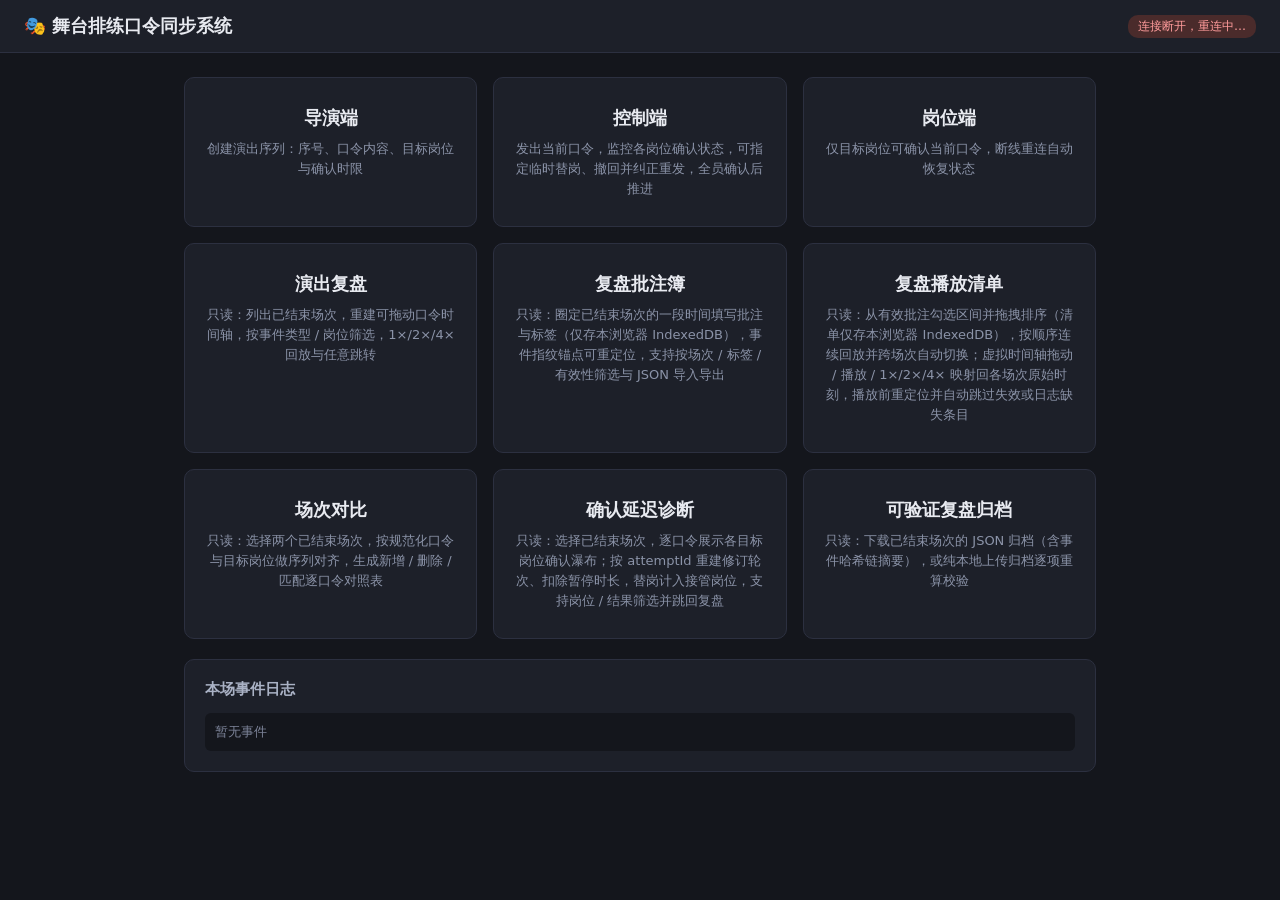
<file: public/index.html>
<!DOCTYPE html>
<html lang="zh-CN">
<head>
  <meta charset="UTF-8">
  <meta name="viewport" content="width=device-width, initial-scale=1.0">
  <title>舞台口令同步系统</title>
  <link rel="stylesheet" href="style.css">
</head>
<body>
  <header>
    <h1>🎭 舞台排练口令同步系统</h1>
    <span id="conn">未连接</span>
  </header>
  <main>
    <div id="versionBar"></div>
    <div class="home-links">
      <a href="director.html">
        <b>导演端</b>
        <span>创建演出序列：序号、口令内容、目标岗位与确认时限</span>
      </a>
      <a href="control.html">
        <b>控制端</b>
        <span>发出当前口令，监控各岗位确认状态，可指定临时替岗、撤回并纠正重发，全员确认后推进</span>
      </a>
      <a href="position.html">
        <b>岗位端</b>
        <span>仅目标岗位可确认当前口令，断线重连自动恢复状态</span>
      </a>
      <a href="replay.html">
        <b>演出复盘</b>
        <span>只读：列出已结束场次，重建可拖动口令时间轴，按事件类型 / 岗位筛选，1×/2×/4× 回放与任意跳转</span>
      </a>
      <a href="annotations.html">
        <b>复盘批注簿</b>
        <span>只读：圈定已结束场次的一段时间填写批注与标签（仅存本浏览器 IndexedDB），事件指纹锚点可重定位，支持按场次 / 标签 / 有效性筛选与 JSON 导入导出</span>
      </a>
      <a href="playlist.html">
        <b>复盘播放清单</b>
        <span>只读：从有效批注勾选区间并拖拽排序（清单仅存本浏览器 IndexedDB），按顺序连续回放并跨场次自动切换；虚拟时间轴拖动 / 播放 / 1×/2×/4× 映射回各场次原始时刻，播放前重定位并自动跳过失效或日志缺失条目</span>
      </a>
      <a href="compare.html">
        <b>场次对比</b>
        <span>只读：选择两个已结束场次，按规范化口令与目标岗位做序列对齐，生成新增 / 删除 / 匹配逐口令对照表</span>
      </a>
      <a href="latency.html">
        <b>确认延迟诊断</b>
        <span>只读：选择已结束场次，逐口令展示各目标岗位确认瀑布；按 attemptId 重建修订轮次、扣除暂停时长，替岗计入接管岗位，支持岗位 / 结果筛选并跳回复盘</span>
      </a>
      <a href="archive.html">
        <b>可验证复盘归档</b>
        <span>只读：下载已结束场次的 JSON 归档（含事件哈希链摘要），或纯本地上传归档逐项重算校验</span>
      </a>
    </div>
    <div class="card" style="margin-top:20px">
      <h2>本场事件日志</h2>
      <div class="log-box" id="log"><span class="muted">暂无事件</span></div>
    </div>
  </main>
  <script src="common.js"></script>
  <script>
    const connEl = document.getElementById('conn');
    const logEl = document.getElementById('log');
    const versionBar = document.getElementById('versionBar');
    CueClient.connect({
      role: 'viewer',
      onState(state) {
        versionBar.innerHTML = CueClient.renderVersionBar(state);
        logEl.innerHTML = state.log.length
          ? CueClient.renderLog(state.log)
          : '<span class="muted">暂无事件</span>';
      },
      onConnChange(on) {
        connEl.textContent = on ? '已连接' : '连接断开，重连中…';
        connEl.classList.toggle('on', on);
      },
    });
  </script>
</body>
</html>
</file>
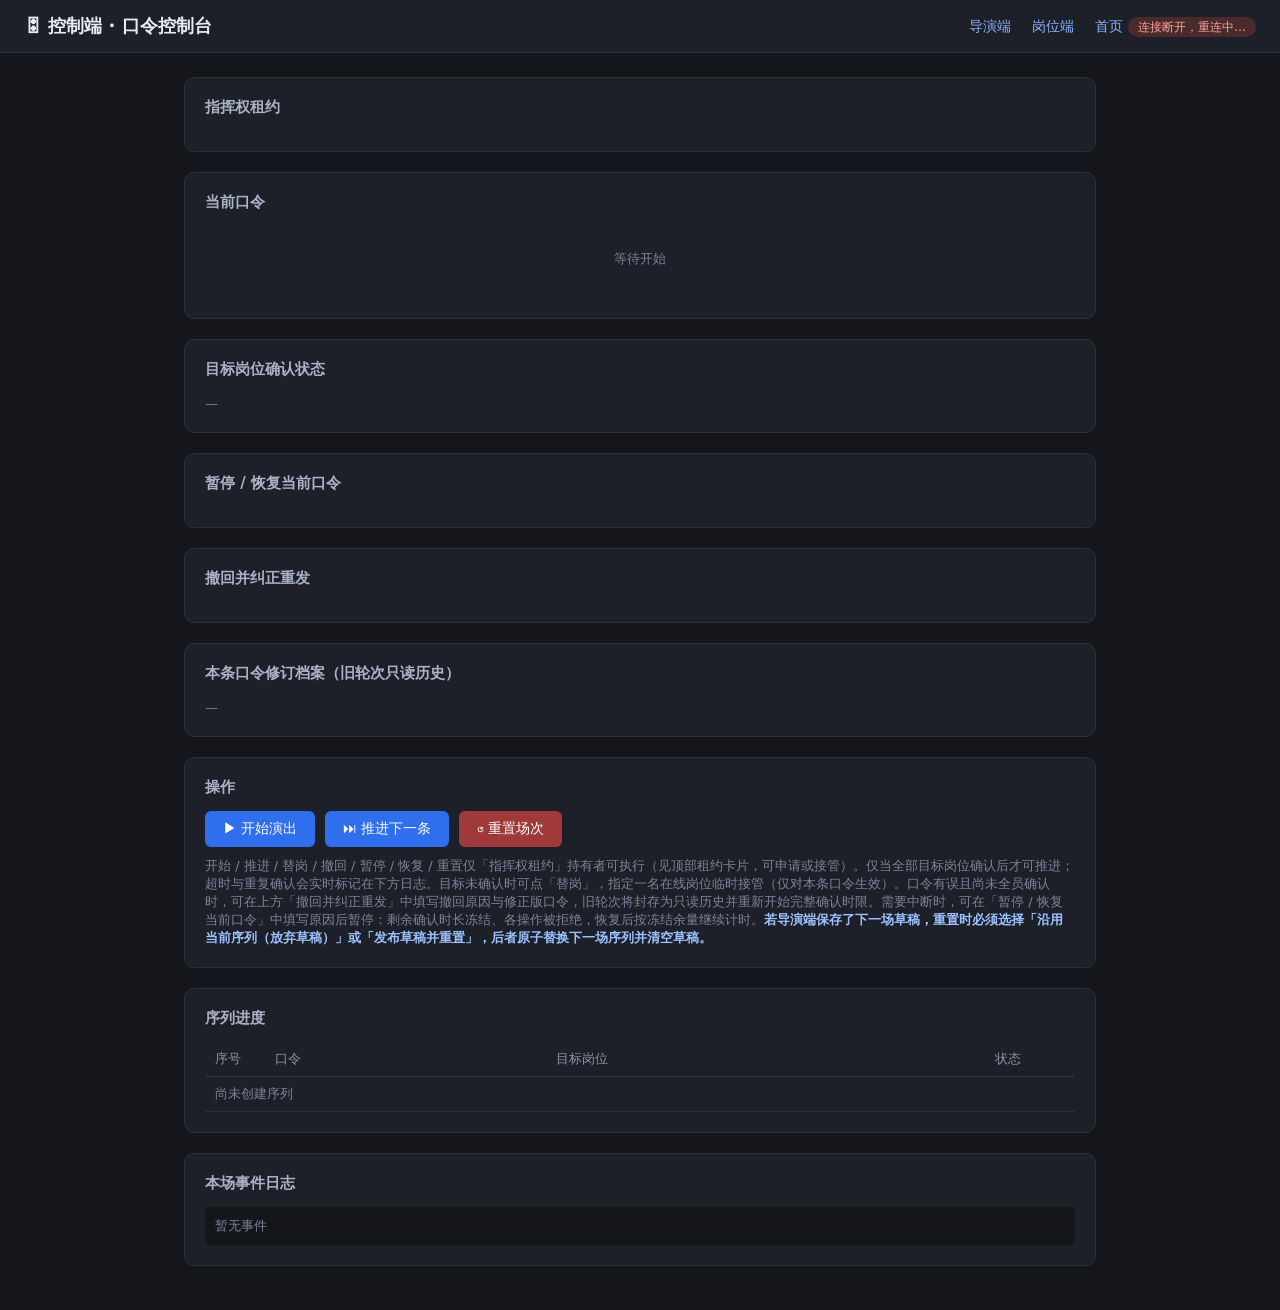
<file: public/control.html>
<!DOCTYPE html>
<html lang="zh-CN">
<head>
  <meta charset="UTF-8">
  <meta name="viewport" content="width=device-width, initial-scale=1.0">
  <title>控制端 · 口令控制台</title>
  <link rel="stylesheet" href="style.css">
</head>
<body>
  <header>
    <h1>🎛 控制端 · 口令控制台</h1>
    <nav>
      <a href="director.html">导演端</a>
      <a href="position.html">岗位端</a>
      <a href="index.html">首页</a>
      <span id="conn">未连接</span>
    </nav>
  </header>
  <main>
    <div id="toast"></div>
    <div class="status-banner" id="banner"></div>
    <div id="versionBar"></div>

    <div class="card">
      <h2>指挥权租约</h2>
      <div id="leaseArea"></div>
    </div>

    <div class="card">
      <h2>当前口令</h2>
      <div id="cueArea"><p class="muted" style="text-align:center;padding:24px">等待开始</p></div>
      <div class="countdown" id="countdown"></div>
    </div>

    <div class="card">
      <h2>目标岗位确认状态</h2>
      <div id="targets"><span class="muted">—</span></div>
      <div class="substitute-panel" id="subPanel" style="display:none"></div>
    </div>

    <div class="card">
      <h2>暂停 / 恢复当前口令</h2>
      <div id="pausePanel"></div>
    </div>

    <div class="card">
      <h2>撤回并纠正重发</h2>
      <div id="recallPanel"></div>
    </div>

    <div class="card">
      <h2>本条口令修订档案（旧轮次只读历史）</h2>
      <div id="attempts"><span class="muted">—</span></div>
    </div>

    <div class="card">
      <h2>操作</h2>
      <div class="row">
        <button id="btnStart" class="narrow">▶ 开始演出</button>
        <button id="btnAdvance" class="narrow">⏭ 推进下一条</button>
        <button id="btnReset" class="danger narrow">↺ 重置场次</button>
      </div>
      <p class="muted">开始 / 推进 / 替岗 / 撤回 / 暂停 / 恢复 / 重置仅「指挥权租约」持有者可执行（见顶部租约卡片，可申请或接管）。仅当全部目标岗位确认后才可推进；超时与重复确认会实时标记在下方日志。目标未确认时可点「替岗」，指定一名在线岗位临时接管（仅对本条口令生效）。口令有误且尚未全员确认时，可在上方「撤回并纠正重发」中填写撤回原因与修正版口令，旧轮次将封存为只读历史并重新开始完整确认时限。需要中断时，可在「暂停 / 恢复当前口令」中填写原因后暂停：剩余确认时长冻结、各操作被拒绝，恢复后按冻结余量继续计时。<b style="color:#9cc2ff">若导演端保存了下一场草稿，重置时必须选择「沿用当前序列（放弃草稿）」或「发布草稿并重置」，后者原子替换下一场序列并清空草稿。</b></p>
    </div>

    <div class="card">
      <h2>序列进度</h2>
      <table>
        <thead><tr><th style="width:60px">序号</th><th>口令</th><th>目标岗位</th><th style="width:90px">状态</th></tr></thead>
        <tbody id="seqTable"><tr><td colspan="4" class="muted">尚未创建序列</td></tr></tbody>
      </table>
    </div>

    <div class="card">
      <h2>本场事件日志</h2>
      <div class="log-box" id="log"><span class="muted">暂无事件</span></div>
    </div>
  </main>

  <script src="common.js"></script>
  <script>
    const connEl = document.getElementById('conn');
    const banner = document.getElementById('banner');
    const cueArea = document.getElementById('cueArea');
    const targetsEl = document.getElementById('targets');
    const countdownEl = document.getElementById('countdown');
    const seqTable = document.getElementById('seqTable');
    const logEl = document.getElementById('log');
    const subPanel = document.getElementById('subPanel');
    const pausePanel = document.getElementById('pausePanel');
    const recallPanel = document.getElementById('recallPanel');
    const attemptsEl = document.getElementById('attempts');
    const leaseArea = document.getElementById('leaseArea');
    const versionBar = document.getElementById('versionBar');
    const toast = document.getElementById('toast');
    const btnStart = document.getElementById('btnStart');
    const btnAdvance = document.getElementById('btnAdvance');
    const btnReset = document.getElementById('btnReset');

    let toastTimer = null;
    let lastState = null;
    let countdownTimer = null;
    let substitutingFor = null; // 正在为其选择替补的原岗位
    const myClientId = CueClient.getClientId();
    let leaseToken = null;   // 当前持有租约的凭证（lease-granted 定向下发，快照中不含）
    let leaseHbTimer = null; // 心跳定时器：持有期间按 租约时长/3 自动续期
    let leaseTick = null;    // 剩余有效期显示刷新

    // 我是否为当前租约持有者（非持有者全部指挥按钮禁用，服务端同样拒绝）
    function iHold(state) {
      return !!(state && state.lease && state.lease.holderId === myClientId);
    }

    function stopHeartbeat() {
      leaseToken = null;
      if (leaseHbTimer) { clearInterval(leaseHbTimer); leaseHbTimer = null; }
    }

    function startHeartbeat(ttlMs) {
      if (leaseHbTimer) clearInterval(leaseHbTimer);
      leaseHbTimer = setInterval(() => {
        if (leaseToken) client.send({ type: 'lease-heartbeat', token: leaseToken });
      }, Math.max(1000, Math.floor((ttlMs || 15000) / 3)));
    }

    function showToast(msg) {
      toast.textContent = msg;
      toast.style.display = 'block';
      clearTimeout(toastTimer);
      toastTimer = setTimeout(() => (toast.style.display = 'none'), 3000);
    }

    btnStart.onclick = () => client.send({ type: 'start' });
    btnAdvance.onclick = () => client.send({ type: 'advance' });
    btnReset.onclick = () => {
      // 存在下一场草稿时必须明确选择：沿用当前序列（放弃草稿）或发布草稿并重置（原子替换）
      const d = lastState && lastState.draft;
      if (d) {
        showResetChoice(d);
      } else if (confirm('确定重置本场？当前口令进度将清空（日志保留）。')) {
        client.send({ type: 'reset', resetMode: 'normal' });
      }
    };

    function draftDetailHtml(d) {
      const rows = (d.cues || []).map((c, i) =>
        `<div>${i + 1}. ${CueClient.escapeHtml(c.text)} → ` +
        c.targets.map((t) => `<span class="chip">${CueClient.escapeHtml(t)}</span>`).join('') + '</div>').join('');
      return `<div><b>草稿第 ${d.revision} 版</b>（基于已发布序列 v${d.basedOnVersion}，` +
        `${(d.cues || []).length} 条口令，确认时限 ${d.timeoutSec} 秒，` +
        `保存于 ${CueClient.fmtTime(new Date(d.updatedAt).toISOString())}）</div>` +
        `<div style="margin-top:6px">${rows}</div>`;
    }

    // 重置选择弹窗：有草稿时服务端拒绝无选择的重置（reset-choice-required），前端先弹窗明确意图
    function showResetChoice(d) {
      const mask = document.createElement('div');
      mask.className = 'modal-mask';
      mask.innerHTML =
        `<div class="modal-box">
          <h3>↺ 重置场次：检测到下一场草稿</h3>
          <div class="modal-detail">${draftDetailHtml(d)}</div>
          <p class="muted" style="margin-bottom:14px">重置将清空本场口令进度与全部修订档案。请明确选择草稿如何处理：</p>
          <div class="modal-actions">
            <button class="secondary" id="resetKeep">沿用当前序列（放弃并清空草稿）</button>
            <button id="resetPublish">发布草稿并重置（原子替换下一场序列）</button>
            <button class="secondary" id="resetCancel">取消</button>
          </div>
        </div>`;
      document.body.appendChild(mask);
      const close = () => mask.remove();
      mask.querySelector('#resetCancel').onclick = close;
      mask.addEventListener('click', (e) => { if (e.target === mask) close(); });
      mask.querySelector('#resetKeep').onclick = () => {
        if (confirm('确定沿用当前序列重置？现有草稿将被放弃并清空。')) {
          client.send({ type: 'reset', resetMode: 'keep' });
          close();
        }
      };
      mask.querySelector('#resetPublish').onclick = () => {
        client.send({ type: 'reset', resetMode: 'publish' });
        close();
      };
    }

    function targetChip(state, t, opts = {}) {
      const conf = state.confirmations[t];
      const timedOut = state.timedOut.includes(t);
      const online = state.onlinePositions.includes(t);
      let cls = 'chip', label = CueClient.escapeHtml(t);
      // 原岗位已被替岗：划线置灰，标注接管的替补
      if (opts.subbedOut) {
        return `<span class="${cls} subbed">${label} · 已由 ${CueClient.escapeHtml(opts.subTo)} 接管</span>`;
      }
      if (conf && conf.late) { cls += ' late'; label += ' · 迟到确认'; }
      else if (conf) { cls += ' ok'; label += ' · 已确认'; }
      else if (timedOut) { cls += ' timeout'; label += ' · 超时未确认'; }
      else { label += ' · 待确认'; }
      if (opts.isSub) label += '（替岗）';
      if (!online) { cls += ' offline'; label += '（离线）'; }
      return `<span class="${cls}">${label}</span>`;
    }

    // 点击目标旁的「替岗」按钮，展开替补选择面板
    targetsEl.addEventListener('click', (e) => {
      const btn = e.target.closest('[data-subfrom]');
      if (!btn) return;
      substitutingFor = btn.dataset.subfrom;
      if (lastState) render(lastState);
    });

    function renderSubPanel(state) {
      const active = state.phase === 'active';
      const cue = state.currentCue;
      const subs = state.substitutions || {};
      // 口令推进、暂停、目标已确认、已被替岗或失去指挥权时，自动收起选择面板
      if (substitutingFor && (!active || state.paused || !cue || !cue.targets.includes(substitutingFor) ||
          subs[substitutingFor] || state.confirmations[substitutingFor] || !iHold(state))) {
        substitutingFor = null;
      }
      if (!substitutingFor) {
        subPanel.style.display = 'none';
        subPanel.innerHTML = '';
        return;
      }
      const from = CueClient.escapeHtml(substitutingFor);
      // 替补候选：在线且不是本条有效目标
      const candidates = state.onlinePositions.filter((p) => !(state.effectiveTargets || []).includes(p));
      subPanel.style.display = 'block';
      if (candidates.length === 0) {
        subPanel.innerHTML =
          `<div class="row"><span class="narrow muted">暂无可接管「${from}」的在线岗位（需在线且非本条有效目标）</span>` +
          `<button class="secondary narrow" id="subCancel">取消</button></div>`;
      } else {
        subPanel.innerHTML =
          `<div class="row"><span class="narrow">为「${from}」指定替补：</span>` +
          `<select id="subSelect">${candidates.map((p) =>
            `<option value="${CueClient.escapeHtml(p)}">${CueClient.escapeHtml(p)}</option>`).join('')}</select>` +
          `<button class="narrow" id="subGo">确认替岗</button>` +
          `<button class="secondary narrow" id="subCancel">取消</button></div>` +
          `<p class="muted">接管后原岗位不可再确认本条口令，替补的确认计入全员确认；仅对本条口令生效，下一条仍按导演编排执行。</p>`;
        document.getElementById('subGo').onclick = () => {
          const to = document.getElementById('subSelect').value;
          // 携带当前轮次 attemptId：撤回后迟到的旧替岗请求会被服务端拒绝
          client.send({ type: 'substitute', from: substitutingFor, to, attemptId: state.attemptId });
        };
      }
      document.getElementById('subCancel').onclick = () => {
        substitutingFor = null;
        render(lastState);
      };
    }

    // 暂停 / 恢复面板：仅当前口令进行中且尚未全员确认时可暂停（原因必填）；
    // 已暂停时展示暂停原因与冻结的剩余秒数，可恢复（沿用同一轮次按余量重新计时）
    function renderPausePanel(state) {
      const active = state.phase === 'active';
      const allDone = active && (state.effectiveTargets || []).length > 0 &&
        (state.effectiveTargets || []).every((t) => state.confirmations[t]);
      // 面板模式不变时不重建 DOM，避免广播刷新清空正在填写的暂停原因
      const mode = !active ? 'idle' : !iHold(state) ? 'nolease' : state.paused ? 'paused' : allDone ? 'done' : 'form';
      if (pausePanel.dataset.mode === mode) return;
      pausePanel.dataset.mode = mode;
      if (mode === 'idle') {
        pausePanel.innerHTML = '<p class="muted">当前没有进行中的口令，无法暂停。</p>';
        return;
      }
      if (mode === 'nolease') {
        pausePanel.innerHTML = '<p class="muted">仅指挥权租约持有者可暂停 / 恢复口令；请先在上方「指挥权租约」中申请。</p>';
        return;
      }
      if (mode === 'done') {
        pausePanel.innerHTML = '<p class="muted">当前口令已全员确认完成，不可暂停。</p>';
        return;
      }
      if (mode === 'paused') {
        const sec = Math.ceil((state.remainingMs || 0) / 1000);
        pausePanel.innerHTML =
          `<p class="pause-info">⏸ 已暂停：${CueClient.escapeHtml(state.pauseReason || '')}` +
          `（剩余确认时长已冻结为 ${sec} 秒）</p>` +
          `<div class="row"><button class="narrow" id="resumeGo">▶ 恢复口令（按剩余 ${sec} 秒继续计时）</button></div>` +
          `<p class="muted">暂停期间：岗位确认、替岗、撤回与推进均被拒绝；恢复后沿用同一轮次（attemptId 不变），按冻结余量重新计时。</p>`;
        document.getElementById('resumeGo').onclick = () => client.send({ type: 'resume' });
        return;
      }
      pausePanel.innerHTML =
        `<div class="row"><label class="narrow" style="flex:0 0 auto">暂停原因</label>` +
        `<input type="text" id="pauseReason" placeholder="必填，如：设备调试 / 演员休息" style="flex:1">` +
        `<button class="narrow" id="pauseGo">⏸ 暂停当前口令</button></div>` +
        `<p class="muted">暂停后：剩余确认时长立即冻结，本轮计时器撤销；各端显示暂停原因与剩余秒数，岗位确认、替岗、撤回与推进均被拒绝，直至恢复。</p>`;
      document.getElementById('pauseGo').onclick = () => {
        const reason = document.getElementById('pauseReason').value.trim();
        if (!reason) return showToast('请填写暂停原因');
        client.send({ type: 'pause', reason });
      };
    }

    // 撤回并纠正重发面板：仅当前口令进行中且尚未全员确认时可操作（已推进/已完成不可撤回）
    function renderRecallPanel(state) {
      const active = state.phase === 'active';
      const allDone = active && (state.effectiveTargets || []).length > 0 &&
        (state.effectiveTargets || []).every((t) => state.confirmations[t]);
      // 面板模式不变时不重建 DOM，避免广播刷新清空正在填写的撤回原因/修正文本
      const mode = !active ? 'idle' : !iHold(state) ? 'nolease' : allDone ? 'done' : 'form';
      if (recallPanel.dataset.mode === mode) return;
      recallPanel.dataset.mode = mode;
      if (mode === 'idle') {
        recallPanel.innerHTML = '<p class="muted">当前没有进行中的口令；已推进或已完成的口令不可撤回。</p>';
        return;
      }
      if (mode === 'nolease') {
        recallPanel.innerHTML = '<p class="muted">仅指挥权租约持有者可撤回并纠正重发；请先在上方「指挥权租约」中申请。</p>';
        return;
      }
      if (mode === 'done') {
        recallPanel.innerHTML = '<p class="muted">当前口令已全员确认完成，不可撤回；推进后即封存为只读历史。</p>';
        return;
      }
      recallPanel.innerHTML =
        `<div class="row"><label class="narrow" style="flex:0 0 auto">撤回原因</label>` +
        `<input type="text" id="recallReason" placeholder="必填，如：口令内容有误 / 岗位变更" style="flex:1"></div>` +
        `<div class="row"><label class="narrow" style="flex:0 0 auto">修正版口令</label>` +
        `<input type="text" id="recallText" placeholder="必填，填写修正后的完整口令文本" style="flex:1">` +
        `<button class="danger narrow" id="recallGo">↩ 撤回并按修正版重发</button></div>` +
        `<p class="muted">撤回后：当前修订号递增，旧轮次的确认、超时、替岗与截止时间封存为只读历史，本轮状态清空并重新开始完整确认时限；迟到到达的旧轮次确认一律拒绝。</p>`;
      document.getElementById('recallGo').onclick = () => {
        const reason = document.getElementById('recallReason').value.trim();
        const text = document.getElementById('recallText').value.trim();
        if (!reason) return showToast('请填写撤回原因');
        if (!text) return showToast('请填写修正版口令文本');
        if (!confirm(`确定撤回第 ${state.revision} 版并发出修正版口令？旧轮次将封存且不可修改。`)) return;
        client.send({ type: 'recall', reason, text });
      };
    }

    // 指挥权租约面板：展示持有者与剩余有效期；可申请 / 释放 / 接管已过期租约
    function renderLease(state) {
      const lease = state.lease || {};
      const mine = lease.holderId === myClientId;
      const mode = !lease.holderId ? 'free' : mine ? 'mine' : 'other';
      // 模式或持有者不变时不重建 DOM，避免心跳续期广播清空正在输入的名称
      if (leaseArea.dataset.mode !== mode || leaseArea.dataset.holder !== (lease.holderId || '')) {
        leaseArea.dataset.mode = mode;
        leaseArea.dataset.holder = lease.holderId || '';
        const ttlSec = Math.round((lease.ttlMs || 15000) / 1000);
        if (mode === 'mine') {
          leaseArea.innerHTML =
            `<p class="lease-mine">✔ 我持有指挥权（租约 ${ttlSec} 秒，心跳自动续期，剩余 <span id="leaseRemain"></span>）</p>` +
            `<div class="row"><button class="secondary narrow" id="leaseRelease">⇩ 释放指挥权</button></div>` +
            `<p class="muted">释放或断线后其他控制端可立即接管；心跳停止超过 ${ttlSec} 秒租约自动释放。</p>`;
          document.getElementById('leaseRelease').onclick = () => {
            client.send({ type: 'lease-release', token: leaseToken });
          };
        } else if (mode === 'free') {
          leaseArea.innerHTML =
            `<p>当前无人持有指挥权（租约 ${ttlSec} 秒，由服务端按心跳续期）。</p>` +
            `<div class="row"><input type="text" id="leaseName" placeholder="控制端名称（可选），如：主控台">` +
            `<button class="narrow" id="leaseAcquire">⚑ 申请指挥权</button></div>` +
            `<p class="muted">开始 / 推进 / 替岗 / 撤回 / 暂停 / 恢复 / 重置仅租约持有者可执行。</p>`;
          bindAcquire();
        } else {
          const holder = CueClient.escapeHtml(lease.holderName || lease.holderId);
          leaseArea.innerHTML =
            `<p>指挥权由「${holder}」持有，剩余约 <span id="leaseRemain"></span>。</p>` +
            `<div class="row"><input type="text" id="leaseName" placeholder="控制端名称（可选），如：副控台">` +
            `<button class="narrow" id="leaseAcquire" disabled>⚑ 申请指挥权</button></div>` +
            `<p class="muted">到期前无法抢夺；待其释放、断线或剩余 0 秒（已过期）后可点击接管。</p>`;
          bindAcquire();
        }
        const nameInput = document.getElementById('leaseName');
        const saved = localStorage.getItem('cueControlName');
        if (nameInput && saved) nameInput.value = saved;
      }
      // 剩余有效期本地倒计时（以服务端时间为准）；他人租约到期时开放接管按钮
      clearInterval(leaseTick);
      const offset = state.serverNow - Date.now();
      const tick = () => {
        const remain = lease.holderId ? Math.max(0, lease.expiresAt - (Date.now() + offset)) : 0;
        const el = document.getElementById('leaseRemain');
        if (el) el.textContent = Math.ceil(remain / 1000) + ' 秒';
        const btn = document.getElementById('leaseAcquire');
        if (btn && mode === 'other') {
          btn.disabled = remain > 0;
          btn.textContent = remain > 0 ? '⚑ 申请指挥权' : '⚑ 接管指挥权（租约已过期）';
        }
      };
      tick();
      leaseTick = setInterval(tick, 500);
    }

    function bindAcquire() {
      document.getElementById('leaseAcquire').onclick = () => {
        const name = (document.getElementById('leaseName').value || '').trim();
        localStorage.setItem('cueControlName', name);
        client.send({ type: 'lease-acquire', name });
      };
    }

    function render(state) {
      lastState = state;
      const active = state.phase === 'active';
      const paused = active && state.paused;
      const cue = state.currentCue;
      const mine = iHold(state);
      if (!mine) stopHeartbeat(); // 租约易主/释放/过期：停止心跳，等待 lease-granted 重新下发凭证
      renderLease(state);

      // 已发布版本与下一场草稿版本实时展示
      versionBar.innerHTML = CueClient.renderVersionBar(state);

      // 按钮可用性（暂停期间禁止推进；非租约持有者全部指挥操作禁用，服务端同样拒绝）
      btnStart.disabled = !mine || active || state.sequence.length === 0 || state.phase === 'done';
      btnAdvance.disabled = !mine || !active || paused;
      btnReset.disabled = !mine || (state.phase === 'idle' && state.sequence.length === 0);

      // 顶部横幅（暂停状态优先展示）
      banner.className = 'status-banner';
      if (paused) {
        banner.classList.add('show', 'warn');
        banner.textContent = `⏸ 口令已暂停（剩余 ${Math.ceil((state.remainingMs || 0) / 1000)} 秒）：${state.pauseReason || ''}`;
      } else if (state.phase === 'done') {
        banner.classList.add('show');
        banner.textContent = '🎉 全部口令已完成';
      } else if (active && state.timedOut.length > 0) {
        banner.classList.add('show', 'warn');
        banner.textContent = `⚠ 以下岗位超时未确认：${state.timedOut.join('、')}（可等待其迟到确认）`;
      }

      // 当前口令（含当前修订号与修订原因）
      if (active && cue) {
        const revBadge = state.revision > 1
          ? `<span class="rev-badge">当前修订：第 ${state.revision} 版</span>`
          : '<span class="rev-badge rev-initial">第 1 版（原始口令）</span>';
        const reasonLine = state.revision > 1 && state.revisionReason
          ? `<p class="rev-reason">最近撤回原因：${CueClient.escapeHtml(state.revisionReason)}</p>` : '';
        cueArea.innerHTML =
          `<div class="big-cue"><span class="cue-seq">第 ${cue.seq} 条 / 共 ${state.sequence.length} 条</span>` +
          `${revBadge}<div>${CueClient.escapeHtml(cue.text)}</div></div>${reasonLine}`;
      } else if (state.phase === 'done') {
        cueArea.innerHTML = '<p class="muted" style="text-align:center;padding:24px">本场演出序列已全部完成</p>';
      } else {
        cueArea.innerHTML = '<p class="muted" style="text-align:center;padding:24px">等待开始（请先在导演端创建序列）</p>';
      }

      // 目标岗位（含临时替岗：原岗位划线，替补以有效目标参与确认；暂停期间不提供替岗入口）
      if (active && cue) {
        const subs = state.substitutions || {};
        targetsEl.innerHTML = cue.targets.map((t) => {
          const sub = subs[t];
          if (sub) {
            return targetChip(state, t, { subbedOut: true, subTo: sub.substitute }) +
              targetChip(state, sub.substitute, { isSub: true });
          }
          let html = targetChip(state, t, {});
          if (!paused && !state.confirmations[t] && mine) {
            html += `<button class="mini" data-subfrom="${CueClient.escapeHtml(t)}">⇄ 替岗</button>`;
          }
          return html;
        }).join('');
      } else {
        targetsEl.innerHTML = '<span class="muted">—</span>';
      }
      renderSubPanel(state);
      renderPausePanel(state);
      renderRecallPanel(state);

      // 本条口令的只读旧轮次历史（撤回封存、完成封存）
      if (active && cue && state.cueHistory && state.cueHistory[cue.id]) {
        const html = CueClient.renderAttempts(state.cueHistory[cue.id], cue);
        attemptsEl.innerHTML = html || '<span class="muted">本条口令尚无被封存的旧轮次</span>';
      } else {
        attemptsEl.innerHTML = '<span class="muted">—</span>';
      }

      // 序列进度（状态列附修订号）
      if (state.sequence.length === 0) {
        seqTable.innerHTML = '<tr><td colspan="4" class="muted">尚未创建序列</td></tr>';
      } else {
        seqTable.innerHTML = state.sequence.map((c, i) => {
          const h = state.cueHistory && state.cueHistory[c.id];
          const rev = h ? h.revision : 1;
          let status;
          if (state.phase === 'done' || i < state.currentIndex) status = '<span class="chip ok">已完成</span>';
          else if (active && i === state.currentIndex) status = '<span class="chip late">进行中</span>';
          else status = '<span class="chip">待执行</span>';
          if (rev > 1) status += ` <span class="chip late">修订 ${rev} 版</span>`;
          const cur = active && i === state.currentIndex;
          return `<tr class="${cur ? 'current-row' : ''}"><td>${c.seq}</td>` +
            `<td>${CueClient.escapeHtml(c.text)}</td>` +
            `<td>${c.targets.map((t) => `<span class="chip">${CueClient.escapeHtml(t)}</span>`).join('')}</td>` +
            `<td>${status}</td></tr>`;
        }).join('');
      }

      logEl.innerHTML = state.log.length
        ? CueClient.renderLog(state.log)
        : '<span class="muted">暂无事件</span>';

      // 倒计时（以服务端时间为准，本地每秒刷新显示；暂停时冻结显示剩余秒数与原因）
      clearInterval(countdownTimer);
      if (paused) {
        countdownEl.textContent =
          `⏸ 已暂停，剩余 ${Math.ceil((state.remainingMs || 0) / 1000)} 秒（冻结）：${state.pauseReason || ''}`;
      } else if (active && state.deadline) {
        const offset = state.serverNow - Date.now();
        const tick = () => {
          const remain = Math.max(0, state.deadline - (Date.now() + offset));
          countdownEl.textContent = remain > 0
            ? `确认倒计时：${Math.ceil(remain / 1000)} 秒`
            : '已超时，等待迟到确认…';
        };
        tick();
        countdownTimer = setInterval(tick, 500);
      } else {
        countdownEl.textContent = '';
      }
    }

    const client = CueClient.connect({
      role: 'control',
      onState: render,
      onError: showToast,
      onMessage(d) {
        // 租约授予/重连补发：保存凭证并启动心跳续期（token 不随快照广播，仅此定向下发）
        if (d.type === 'lease-granted') {
          leaseToken = d.token;
          startHeartbeat(d.ttlMs);
          showToast('已获得指挥权租约，心跳自动续期中');
        } else if (d.type === 'reset-choice-required') {
          // 兜底：前端未弹窗时（如另一控制端直接发重置），服务端要求先明确草稿处理方式
          if (d.draft) showResetChoice(d.draft);
        }
      },
      onConnChange(on) {
        connEl.textContent = on ? '已连接' : '连接断开，重连中…';
        connEl.classList.toggle('on', on);
      },
    });
  </script>
</body>
</html>
</file>
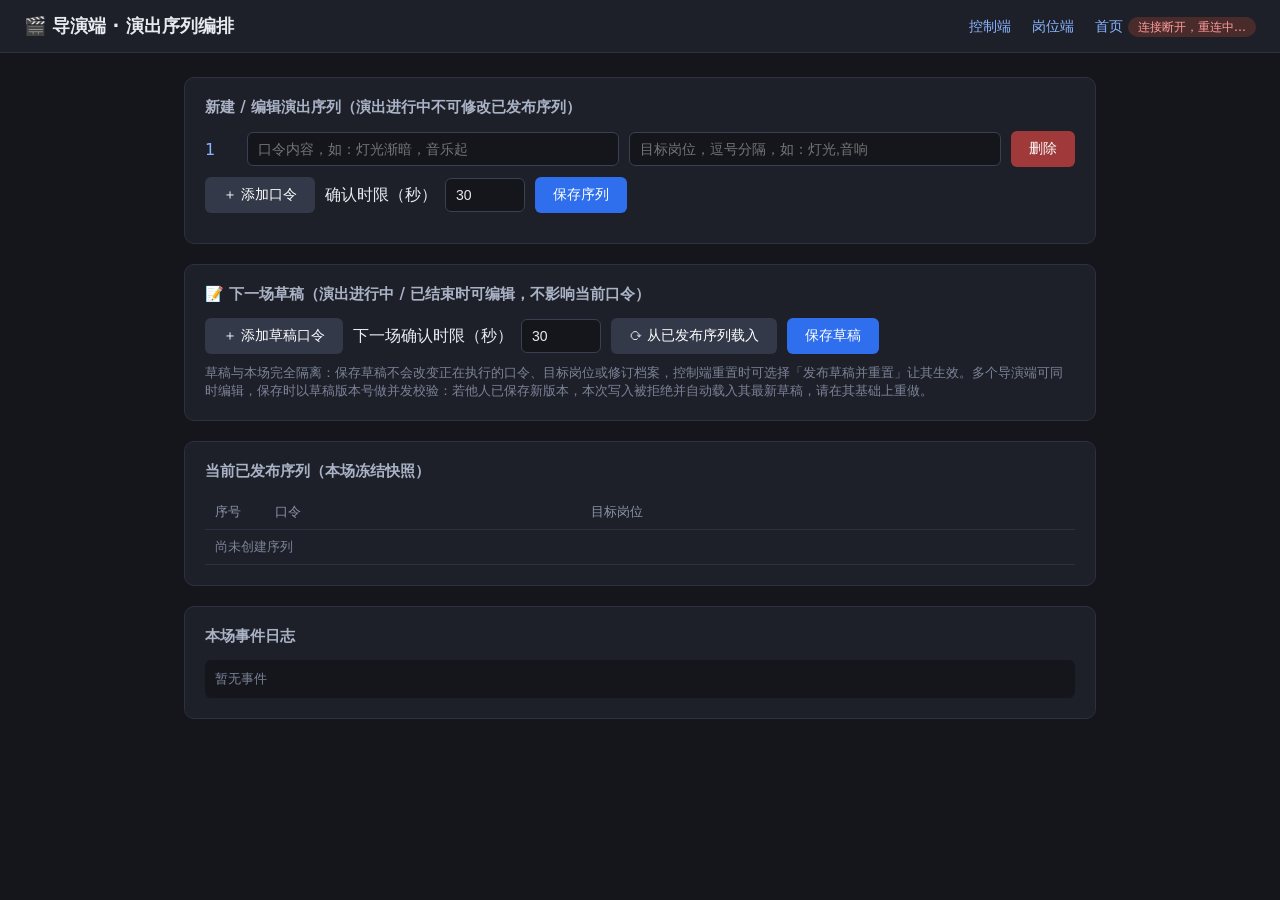
<file: public/director.html>
<!DOCTYPE html>
<html lang="zh-CN">
<head>
  <meta charset="UTF-8">
  <meta name="viewport" content="width=device-width, initial-scale=1.0">
  <title>导演端 · 演出序列编排</title>
  <link rel="stylesheet" href="style.css">
</head>
<body>
  <header>
    <h1>🎬 导演端 · 演出序列编排</h1>
    <nav>
      <a href="control.html">控制端</a>
      <a href="position.html">岗位端</a>
      <a href="index.html">首页</a>
      <span id="conn">未连接</span>
    </nav>
  </header>
  <main>
    <div id="toast"></div>
    <div class="status-banner" id="banner"></div>
    <div id="versionBar"></div>

    <div class="card">
      <h2>新建 / 编辑演出序列（演出进行中不可修改已发布序列）</h2>
      <div id="cueRows"></div>
      <div class="row">
        <button class="secondary narrow" id="addRow">＋ 添加口令</button>
        <label class="narrow" style="display:flex;align-items:center;gap:8px;flex:0 0 auto">
          确认时限（秒）
          <input type="number" id="timeoutSec" value="30" min="3" max="600" style="width:80px">
        </label>
        <button id="saveSeq" class="narrow">保存序列</button>
      </div>
    </div>

    <div class="card" id="draftCard">
      <h2>📝 下一场草稿（演出进行中 / 已结束时可编辑，不影响当前口令）</h2>
      <div class="draft-conflict-banner" id="draftConflict"></div>
      <div class="draft-status" id="draftStatus"></div>
      <div id="draftRows"></div>
      <div class="row">
        <button class="secondary narrow" id="draftAddRow">＋ 添加草稿口令</button>
        <label class="narrow" style="display:flex;align-items:center;gap:8px;flex:0 0 auto">
          下一场确认时限（秒）
          <input type="number" id="draftTimeoutSec" value="30" min="3" max="600" style="width:80px">
        </label>
        <button class="secondary narrow" id="draftLoadCurrent">⟳ 从已发布序列载入</button>
        <button id="saveDraft" class="narrow">保存草稿</button>
      </div>
      <p class="muted">草稿与本场完全隔离：保存草稿不会改变正在执行的口令、目标岗位或修订档案，控制端重置时可选择「发布草稿并重置」让其生效。多个导演端可同时编辑，保存时以草稿版本号做并发校验：若他人已保存新版本，本次写入被拒绝并自动载入其最新草稿，请在其基础上重做。</p>
    </div>

    <div class="card">
      <h2>当前已发布序列（本场冻结快照）</h2>
      <table>
        <thead><tr><th style="width:60px">序号</th><th>口令</th><th>目标岗位</th></tr></thead>
        <tbody id="seqTable"><tr><td colspan="3" class="muted">尚未创建序列</td></tr></tbody>
      </table>
    </div>

    <div class="card">
      <h2>本场事件日志</h2>
      <div class="log-box" id="log"><span class="muted">暂无事件</span></div>
    </div>
  </main>

  <script src="common.js"></script>
  <script>
    const connEl = document.getElementById('conn');
    const banner = document.getElementById('banner');
    const cueRows = document.getElementById('cueRows');
    const seqTable = document.getElementById('seqTable');
    const logEl = document.getElementById('log');
    const toast = document.getElementById('toast');
    const versionBar = document.getElementById('versionBar');
    const draftCard = document.getElementById('draftCard');
    const draftRows = document.getElementById('draftRows');
    const draftStatus = document.getElementById('draftStatus');
    const draftConflict = document.getElementById('draftConflict');
    const draftTimeoutInput = document.getElementById('draftTimeoutSec');
    const saveSeqBtn = document.getElementById('saveSeq');
    const saveDraftBtn = document.getElementById('saveDraft');
    let toastTimer = null;
    let lastState = null;

    // 草稿编辑器状态：
    // draftBaseRevision —— 编辑器当前内容所基于的草稿版本（null=尚无草稿，本次保存将创建第 1 版）
    // draftLoadedSig    —— 已载入到编辑器的草稿签名（revision@updatedAt），用于识别服务端草稿变化但不打断输入
    // draftDirty        —— 本机是否有未保存的编辑：为 true 时不自动用他人新版本覆盖输入，改为提示手动载入
    let draftBaseRevision = null;
    let draftLoadedSig = '';
    let draftDirty = false;

    function showToast(msg) {
      toast.textContent = msg;
      toast.style.display = 'block';
      clearTimeout(toastTimer);
      toastTimer = setTimeout(() => (toast.style.display = 'none'), 3000);
    }

    // 通用：在指定容器中添加一行口令编辑行
    function addCueRow(container, text = '', targets = '') {
      const div = document.createElement('div');
      div.className = 'row';
      div.innerHTML =
        `<span class="narrow row-seq" style="flex:0 0 32px;color:#8ab4ff"></span>` +
        `<input type="text" class="cue-text" placeholder="口令内容，如：灯光渐暗，音乐起" value="${CueClient.escapeHtml(text)}">` +
        `<input type="text" class="cue-targets" placeholder="目标岗位，逗号分隔，如：灯光,音响" value="${CueClient.escapeHtml(targets)}">` +
        `<button class="danger narrow del-row">删除</button>`;
      div.querySelector('.del-row').onclick = () => { div.remove(); renumberRows(container); };
      container.appendChild(div);
      renumberRows(container);
    }

    function renumberRows(container) {
      container.querySelectorAll('.row-seq').forEach((el, i) => (el.textContent = i + 1));
    }

    function readRows(container) {
      return [...container.querySelectorAll('.row')].map((row) => ({
        text: row.querySelector('.cue-text').value.trim(),
        targets: row.querySelector('.cue-targets').value
          .split(/[,，]/).map((s) => s.trim()).filter(Boolean),
      }));
    }

    function addRow(text = '', targets = '') { addCueRow(cueRows, text, targets); }
    function addDraftRow(text = '', targets = '') { addCueRow(draftRows, text, targets); }

    document.getElementById('addRow').onclick = () => addRow();
    document.getElementById('draftAddRow').onclick = () => addDraftRow();

    saveSeqBtn.onclick = () => {
      client.send({
        type: 'setSequence',
        cues: readRows(cueRows),
        timeoutSec: Number(document.getElementById('timeoutSec').value),
      });
    };

    saveDraftBtn.onclick = () => {
      const rows = readRows(draftRows);
      if (!rows.some((r) => r.text && r.targets.length > 0)) {
        return showToast('草稿不能为空：至少保留一条含口令内容与目标岗位的行');
      }
      // 携带编辑器所基于的草稿 revision：与服务端当前版本不一致时写入被拒（乐观并发控制）
      client.send({
        type: 'saveDraft',
        cues: rows,
        timeoutSec: Number(draftTimeoutInput.value),
        revision: draftBaseRevision,
      });
    };

    // 把服务端草稿（或任意 cues 数组）载入草稿编辑器；fromServer=true 时同步基础版本号与签名
    function loadDraftIntoEditor(draft, { fromServer = true, note } = {}) {
      draftRows.innerHTML = '';
      (draft.cues || []).forEach((c) => addDraftRow(c.text, (c.targets || []).join(',')));
      if (draftRows.children.length === 0) addDraftRow();
      draftTimeoutInput.value = draft.timeoutSec || 30;
      draftDirty = false;
      if (fromServer) {
        draftBaseRevision = draft.revision;
        draftLoadedSig = `${draft.revision}@${draft.updatedAt || 0}`;
      }
      if (note) showToast(note);
    }

    // 本机一旦开始编辑草稿即标记 dirty：他人保存的新版本只提示、不覆盖未保存输入
    draftRows.addEventListener('input', () => { draftDirty = true; });
    draftTimeoutInput.addEventListener('input', () => { draftDirty = true; });
    document.getElementById('draftAddRow').addEventListener('click', () => { draftDirty = true; });
    draftRows.addEventListener('click', (e) => {
      if (e.target.closest('.del-row')) draftDirty = true;
    });

    // 「从已发布序列载入」：以当前已发布序列作为草稿起点（不自动保存，仍需点保存草稿）
    document.getElementById('draftLoadCurrent').onclick = () => {
      if (!lastState || lastState.sequence.length === 0) {
        return showToast('当前还没有已发布序列可载入');
      }
      loadDraftIntoEditor({
        cues: lastState.sequence.map((c) => ({ text: c.text, targets: c.targets })),
        timeoutSec: lastState.timeoutSec,
      }, { fromServer: false, note: '已载入已发布序列内容，修改后请点「保存草稿」' });
      draftDirty = true; // 载入内容属于本机未保存编辑，不被广播自动覆盖
    };

    function renderDraftStatus(state) {
      const d = state.draft;
      if (d) {
        draftStatus.innerHTML =
          `已保存草稿：<b style="color:#9cc2ff">第 ${d.revision} 版</b>` +
          `（基于已发布序列 v${d.basedOnVersion}，${d.cues.length} 条口令，确认时限 ${d.timeoutSec} 秒，` +
          `保存于 ${CueClient.fmtTime(new Date(d.updatedAt).toISOString())}）` +
          `<br><span class="muted">编辑器中未保存的修改不会被其他导演端的新版本覆盖；发生冲突时会自动在此载入最新草稿。</span>`;
      } else {
        draftStatus.innerHTML =
          '<span class="muted">尚无草稿。可直接在下方编辑，或点「从已发布序列载入」复制当前序列；' +
          '首次保存将创建草稿第 1 版。</span>';
      }
    }

    function render(state) {
      lastState = state;
      const editingLocked = state.phase !== 'idle';
      saveSeqBtn.disabled = editingLocked;
      document.getElementById('addRow').disabled = editingLocked;
      banner.className = 'status-banner' + (editingLocked ? ' show' : '');
      banner.textContent = editingLocked
        ? (state.phase === 'active' ? '演出进行中，已发布序列已锁定（当前场次使用开始时冻结的快照）；可在下方编辑下一场草稿'
          : '本场已结束；可在下方编辑下一场草稿，控制端重置时选择发布')
        : '';

      versionBar.innerHTML = CueClient.renderVersionBar(state);

      if (state.sequence.length === 0) {
        seqTable.innerHTML = '<tr><td colspan="3" class="muted">尚未创建序列</td></tr>';
      } else {
        seqTable.innerHTML = state.sequence.map((c, i) => {
          const cur = state.phase === 'active' && i === state.currentIndex;
          return `<tr class="${cur ? 'current-row' : ''}"><td>${c.seq}</td>` +
            `<td>${CueClient.escapeHtml(c.text)}</td>` +
            `<td>${c.targets.map((t) => `<span class="chip">${CueClient.escapeHtml(t)}</span>`).join('')}</td></tr>`;
        }).join('');
      }

      // 草稿卡片：idle（未开始）时隐藏（直接编辑已发布序列即可）；active/done 时显示
      draftCard.style.display = editingLocked ? 'block' : 'none';
      if (editingLocked) {
        renderDraftStatus(state);
        const sig = state.draft ? `${state.draft.revision}@${state.draft.updatedAt || 0}` : '';
        if (state.draft && sig !== draftLoadedSig) {
          if (draftDirty) {
            // 本机有未保存编辑且他人已保存新版本：不覆盖输入，提示可一键载入最新版本
            draftConflict.innerHTML =
              `其他导演端已保存草稿第 ${state.draft.revision} 版（您的编辑未被覆盖）。` +
              `<button class="mini" id="draftReload" style="margin-left:8px">载入最新草稿并在其基础上重做</button>`;
            draftConflict.classList.add('show');
            document.getElementById('draftReload').onclick = () => {
              loadDraftIntoEditor(state.draft, { note: '已载入最新草稿，请在其基础上重做' });
              draftConflict.classList.remove('show');
              render(state);
            };
          } else {
            loadDraftIntoEditor(state.draft);
          }
        } else if (!state.draft) {
          // 草稿被发布或放弃：复位编辑器（保留本机未保存输入由冲突/提示流程处理，这里只处理空草稿的干净状态）
          if (!draftDirty && draftLoadedSig !== 'empty') {
            draftRows.innerHTML = '';
            addDraftRow();
            draftTimeoutInput.value = state.timeoutSec || 30;
            draftBaseRevision = null;
            draftLoadedSig = 'empty';
          } else if (draftLoadedSig !== 'empty' && draftRows.children.length === 0) {
            addDraftRow();
            draftTimeoutInput.value = state.timeoutSec || 30;
            draftBaseRevision = null;
            draftLoadedSig = 'empty';
          }
        }
        saveDraftBtn.disabled = false;
      }

      logEl.innerHTML = state.log.length
        ? CueClient.renderLog(state.log)
        : '<span class="muted">暂无事件</span>';
    }

    const client = CueClient.connect({
      role: 'director',
      onState: render,
      onError: showToast,
      onMessage(d) {
        if (d.type === 'draft-saved' && d.draft) {
          // 保存成功：以服务端回执为准更新基础版本（之后保存携带新 revision）。
          // 成功广播与此定向回执可能乱序，以回执中的草稿重写编辑器即可，无需依赖可能过期的 lastState。
          loadDraftIntoEditor(d.draft, { note: `草稿第 ${d.draft.revision} 版已保存（不影响当前口令）` });
          draftConflict.classList.remove('show');
        } else if (d.type === 'draft-conflict') {
          // 多导演端冲突：本次写入被拒，服务端返回最新草稿；展示提示并载入其内容供重做
          draftConflict.textContent = d.message || '草稿版本与服务端不一致，已载入最新草稿，请在其基础上重做';
          draftConflict.classList.add('show');
          showToast('草稿保存冲突：已载入其他导演端保存的最新版本');
          if (d.draft) {
            loadDraftIntoEditor(d.draft, { note: '已载入最新草稿，请在其基础上重做' });
          }
        }
      },
      onConnChange(on) {
        connEl.textContent = on ? '已连接' : '连接断开，重连中…';
        connEl.classList.toggle('on', on);
      },
    });

    addRow(); // 默认一行
  </script>
</body>
</html>
</file>
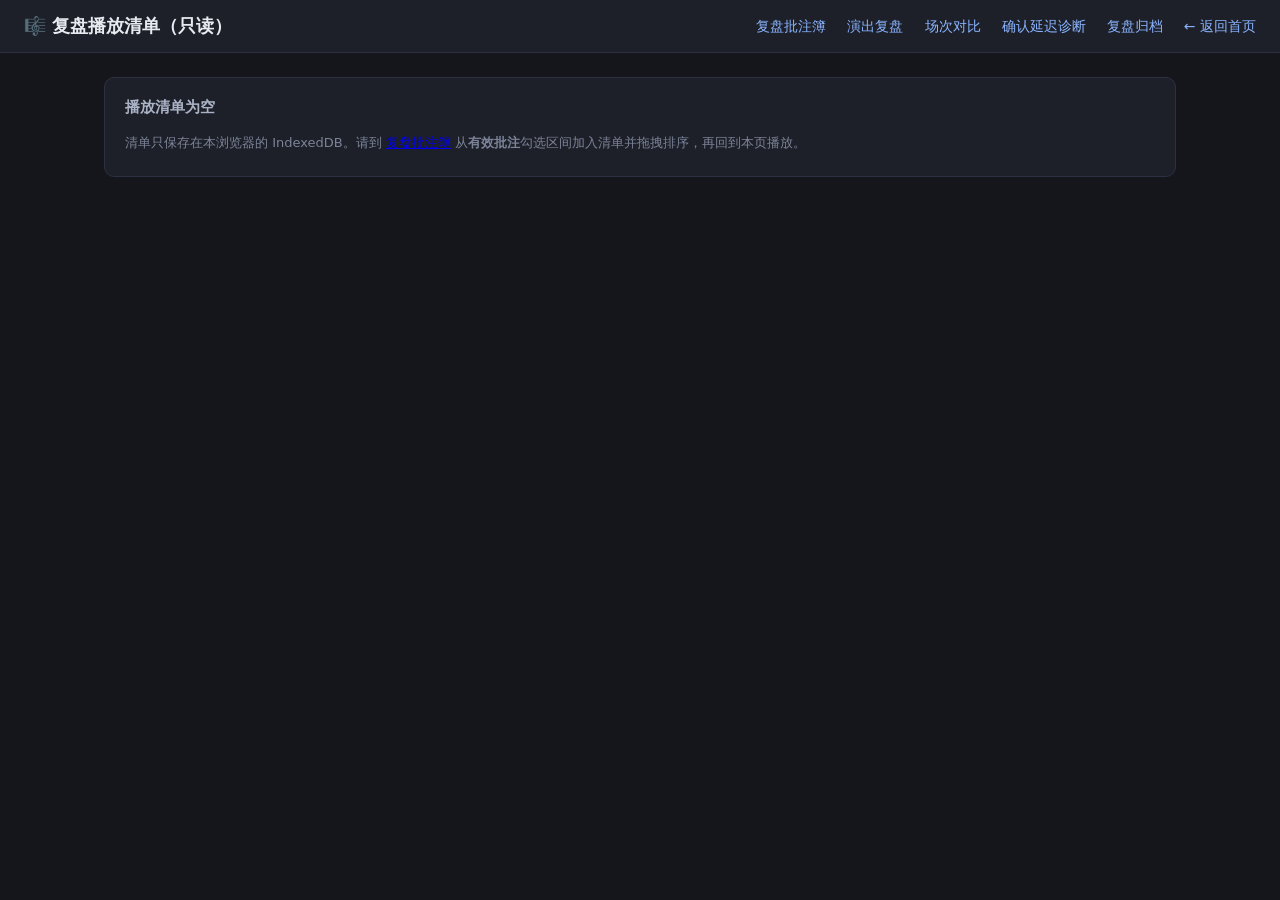
<file: public/playlist.html>
<!DOCTYPE html>
<html lang="zh-CN">
<head>
  <meta charset="UTF-8">
  <meta name="viewport" content="width=device-width, initial-scale=1.0">
  <title>复盘播放清单 · 连续回放 · 舞台口令同步系统</title>
  <link rel="stylesheet" href="style.css">
</head>
<body>
  <header>
    <h1>🎼 复盘播放清单（只读）</h1>
    <nav>
      <a href="annotations.html">复盘批注簿</a>
      <a href="replay.html">演出复盘</a>
      <a href="compare.html">场次对比</a>
      <a href="latency.html">确认延迟诊断</a>
      <a href="archive.html">复盘归档</a>
      <a href="/">← 返回首页</a>
    </nav>
  </header>
  <main class="pl-main">
    <!-- 空清单 / 加载中 -->
    <section class="card" id="emptyCard" style="display:none">
      <h2>播放清单为空</h2>
      <div class="muted" style="line-height:1.9">
        清单只保存在本浏览器的 IndexedDB。请到 <a href="annotations.html">复盘批注簿</a> 从<b>有效批注</b>勾选区间加入清单并拖拽排序，再回到本页播放。
      </div>
    </section>

    <section id="playerWrap" style="display:none">
      <!-- 播放前重定位：跳过条目集中列明原因 -->
      <div class="card" id="resolveCard">
        <div class="row" style="align-items:center">
          <h2 style="flex:1;margin:0">播放前重定位</h2>
          <button class="secondary mini" id="relocateBtn" type="button">↻ 重新定位</button>
        </div>
        <div id="resolveStatus" class="muted" style="margin-top:8px"></div>
        <div id="skippedBox" class="pl-skipped" style="display:none">
          <div class="pl-skipped-head">以下条目已自动跳过，不进入虚拟时间轴（批注原文不受影响）：</div>
          <div id="skippedList"></div>
          <div class="row" style="margin-top:8px">
            <button class="secondary mini" id="removeSkippedBtn" type="button">从清单移除全部跳过项</button>
          </div>
        </div>
      </div>

      <div id="segmentsCardWrap">
        <div class="card">
          <h2>连续回放（跨场次自动切换）</h2>
          <div class="pl-seg-context" id="segContext"></div>

          <!-- 虚拟时间轴：各段按累计区间时长首尾拼接，边界处为场次切换刻度 -->
          <div class="timeline-wrap">
            <div class="timeline pl-timeline" id="timeline" title="点击 / 拖动虚拟时间轴（按累计区间时长映射回各场次原始时刻）">
              <div class="playhead" id="playhead"></div>
            </div>
            <div class="timeline-scale"><span>0:00</span><span id="scaleEnd"></span></div>
          </div>

          <div class="transport">
            <button id="playBtn">▶ 播放</button>
            <button class="secondary" id="restartBtn">⏮ 回到起点</button>
            <span class="muted">速度</span>
            <button class="mini speed-btn secondary" data-speed="1" aria-pressed="true">1×</button>
            <button class="mini speed-btn secondary" data-speed="2" aria-pressed="false">2×</button>
            <button class="mini speed-btn secondary" data-speed="4" aria-pressed="false">4×</button>
            <span class="time-readout"><span id="timeNow">0:00.0</span> / <span id="timeEnd">0:00.0</span></span>
          </div>
          <div class="replay-kbd" style="margin-top:8px">
            空格键播放 / 暂停，← / → 虚拟时间轴前后跳转 1 秒；播放头恰好落在两段边界时进入后一段。重叠区间按清单顺序分别播放，不做合并。
          </div>
        </div>

        <!-- 播放段概览：点击任一段跳到其虚拟起点 -->
        <div class="card">
          <h2>播放段顺序（<span id="segTotal"></span>）</h2>
          <div id="segOverview" class="pl-seg-list"></div>
        </div>

        <div class="replay-state-grid">
          <div class="card">
            <h2>当前现场（映射到原场次重放）</h2>
            <div id="statePanel"></div>
          </div>
          <div class="card">
            <h2>口令序列（当前场次）</h2>
            <div id="cuePanel"></div>
          </div>
        </div>

        <div class="card">
          <h2>当前段事件（本场原始时刻）</h2>
          <div class="muted" style="margin-bottom:8px" id="segMetaLine"></div>
          <div class="replay-event-list" id="eventList"></div>
        </div>
      </div>
    </section>
  </main>

  <script src="common.js"></script>
  <script src="replay.js"></script>
  <script src="annotations.js"></script>
  <script src="playlist.js"></script>
  <script>
  (() => {
    'use strict';
    // 只读页：只发起复盘只读 GET 请求，不创建 WebSocket；清单与批注仅读写
    // 本浏览器 IndexedDB，不调用任何服务端写接口。
    const esc = CueClient.escapeHtml;

    const emptyCard = document.getElementById('emptyCard');
    const playerWrap = document.getElementById('playerWrap');
    const relocateBtn = document.getElementById('relocateBtn');
    const resolveStatus = document.getElementById('resolveStatus');
    const skippedBox = document.getElementById('skippedBox');
    const skippedList = document.getElementById('skippedList');
    const removeSkippedBtn = document.getElementById('removeSkippedBtn');
    const segContext = document.getElementById('segContext');
    const timelineEl = document.getElementById('timeline');
    const playheadEl = document.getElementById('playhead');
    const scaleEndEl = document.getElementById('scaleEnd');
    const playBtn = document.getElementById('playBtn');
    const restartBtn = document.getElementById('restartBtn');
    const timeNowEl = document.getElementById('timeNow');
    const timeEndEl = document.getElementById('timeEnd');
    const segOverview = document.getElementById('segOverview');
    const segTotal = document.getElementById('segTotal');
    const statePanel = document.getElementById('statePanel');
    const cuePanel = document.getElementById('cuePanel');
    const eventList = document.getElementById('eventList');
    const segMetaLine = document.getElementById('segMetaLine');

    const WARN_EVENTS = new Set([
      'cue-timeout', 'cue-recalled', 'cue-paused', 'confirm-duplicate', 'confirm-late',
      'paused-confirm-rejected', 'stale-confirm-ignored', 'stale-timeout-ignored',
      'stale-substitute-ignored', 'lease-expired', 'lease-acquire-denied',
      'lease-op-denied', 'stale-lease-heartbeat-ignored', 'draft-save-conflict',
    ]);

    let annotations = [];
    let playlist = CuePlaylist.emptyDoc();
    let resolving = null;       // 进行中的重定位 Promise（播放前等待）
    let segmentsRaw = [];       // resolvePlaylist 返回（不带 offset）
    let segments = [];          // withOffsets 后的播放段
    let skipped = [];
    const sessionData = new Map(); // "fileId/runId" -> 复盘接口 payload
    let vt = 0;                 // 虚拟时间轴位置（毫秒）
    let forceIndex = null;      // 显式定位的段（零长段跳转）；正常播放后立即解除
    let playing = false;
    let speed = 1;
    let rafId = null;
    let lastFrameAt = 0;
    let lastSegIndex = -1;

    // ---------------------------------------------------------------------
    function fmtClock(iso) {
      const d = new Date(iso);
      if (!Number.isFinite(d.getTime())) return '—';
      return d.toLocaleString('zh-CN', { hour12: false, month: '2-digit', day: '2-digit', hour: '2-digit', minute: '2-digit', second: '2-digit' });
    }
    function fmtT(ms) {
      if (ms == null || !Number.isFinite(ms)) return '—';
      const sign = ms < 0 ? '-' : '';
      ms = Math.abs(ms);
      const m = Math.floor(ms / 60000);
      const s = Math.floor((ms % 60000) / 1000);
      const tenth = Math.floor((ms % 1000) / 100);
      return `${sign}${m}:${String(s).padStart(2, '0')}.${tenth}`;
    }
    function refKey(fileId, runId) { return `${fileId}/${runId}`; }

    function detailText(ev) {
      const d = ev.detail || {};
      switch (ev.event) {
        case 'cue-started':
        case 'cue-resent':
          return `#${d.seq}${ev.event === 'cue-resent' ? ` v${d.revision}` : ''} ${d.text}` +
            (d.reason ? `（原因：${d.reason}）` : '') + ` → [${(d.targets || []).join('、')}]`;
        case 'cue-recalled':
          return `#${d.seq} v${d.oldRevision}→v${d.newRevision}：${d.reason}，新口令「${d.newText}」`;
        case 'cue-completed': return `#${d.seq} 全员确认完成`;
        case 'cue-timeout': return `#${d.seq} 超时未确认：${(d.missing || []).join('、')}`;
        case 'confirm':
        case 'confirm-late':
        case 'confirm-duplicate': return `#${d.seq} ${d.position}${ev.event === 'confirm-late' ? '（迟到）' : ev.event === 'confirm-duplicate' ? '（重复）' : ''}`;
        case 'position-substituted': return `#${d.seq} ${d.from} → ${d.to}`;
        case 'cue-paused': return `#${d.seq} 原因：${d.reason}，冻结余量 ${d.remainingSec}s`;
        case 'cue-resumed': return `#${d.seq} 恢复，余量 ${d.remainingSec}s`;
        case 'paused-confirm-rejected': return `#${d.seq} ${d.position} 暂停中确认被拒`;
        case 'stale-confirm-ignored': return `#${d.seq} ${d.position} 旧轮次确认被拒`;
        case 'stale-timeout-ignored': return `#${d.seq} 旧定时器回调被拒`;
        case 'session-start': return '本场开始';
        case 'sequence-finished': return '全部口令完成';
        default:
          return Object.entries(d).map(([k, v]) =>
            `${k}=${Array.isArray(v) ? v.join('/') : (v !== null && typeof v === 'object' ? JSON.stringify(v) : String(v))}`).join(' ');
      }
    }

    // ---------------------------------------------------------------------
    // 场次加载（只读 GET，带缓存；供重定位与播放渲染共用）
    // ---------------------------------------------------------------------
    async function loadSession(fileId, runId) {
      const key = refKey(fileId, runId);
      if (sessionData.has(key)) {
        const p = sessionData.get(key);
        if (p && p.events) return { ok: true, events: p.events };
      }
      try {
        const resp = await fetch(`/api/replay/sessions/${encodeURIComponent(fileId)}/${encodeURIComponent(runId)}`);
        if (resp.status === 404 || resp.status === 400) {
          return { ok: false, reason: '场次日志找不到（文件或段落不存在，可能已删除）' };
        }
        const payload = await resp.json();
        if (payload.error) return { ok: false, reason: `场次读取失败：${payload.error}` };
        sessionData.set(key, payload);
        return { ok: true, events: payload.events };
      } catch {
        return { ok: false, reason: '场次日志读取失败（服务不可用）' };
      }
    }

    async function getPayload(fileId, runId) {
      const key = refKey(fileId, runId);
      if (!sessionData.has(key)) await loadSession(fileId, runId);
      return sessionData.get(key) || null;
    }

    // ---------------------------------------------------------------------
    // 播放前重定位（重新定位每条批注；失效 / 日志缺失自动跳过并列明原因）
    // ---------------------------------------------------------------------
    async function runResolve() {
      setPlaying(false);
      forceIndex = null;
      resolveStatus.innerHTML = '正在按事件指纹重新定位清单中的每条批注…';
      skippedBox.style.display = 'none';
      const result = await CuePlaylist.resolvePlaylist(
        playlist.entries, annotations, (fileId, runId) => loadSession(fileId, runId)
      );
      segmentsRaw = result.segments;
      skipped = result.skipped;
      segments = CuePlaylist.withOffsets(segmentsRaw);
      renderResolvePanel();
      buildPlayer();
    }

    function annotationById(id) { return annotations.find((a) => a.id === id); }
    function sessionLabelOf(seg) {
      const p = sessionData.get(refKey(seg.fileId, seg.runId));
      const s = p && p.session;
      if (s) return `${fmtClock(s.startedAt)} → ${fmtClock(s.finishedAt)} ｜ ${seg.fileId.slice(0, 8)}… #${seg.runId + 1}`;
      return `${seg.fileId.slice(0, 8)}… #${seg.runId + 1}`;
    }

    function renderResolvePanel() {
      const totalN = playlist.entries.length;
      resolveStatus.innerHTML = segments.length
        ? `重定位完成：清单 <b>${totalN}</b> 条，可播放 <b>${segments.length}</b> 段，虚拟时间轴总时长 <b>${fmtT(CuePlaylist.totalDuration(segments))}</b>。`
        : `清单 <b>${totalN}</b> 条，但没有可播放段（全部被跳过）。请回到批注簿调整清单。`;
      if (!skipped.length) { skippedBox.style.display = 'none'; return; }
      skippedBox.style.display = '';
      skippedList.innerHTML = skipped.map((sk) => {
        const ann = sk.annotation || annotationById(sk.entryId);
        const where = ann
          ? `<span class="muted">${esc(sessionLabelOf({ fileId: ann.sessionRef.fileId, runId: Number(ann.sessionRef.runId) }))}</span>` : '';
        const text = ann ? esc(ann.text || '（无批注文本）') : '<span class="muted">批注原文已不可见</span>';
        return `<div class="pl-skipped-row">
          <span class="ann-badge invalid">✖ 跳过</span>
          ${where}
          <span>${text}</span>
          <span class="pl-skip-reason">原因：${esc(sk.reason)}</span>
        </div>`;
      }).join('');
    }

    removeSkippedBtn.addEventListener('click', async () => {
      if (!skipped.length) return;
      if (!confirm(`从清单移除全部 ${skipped.length} 个跳过项？批注本身不会被删除。`)) return;
      const skipIds = new Set(skipped.map((s) => s.entryId));
      playlist = await CuePlaylist.mutate((doc) => doc.entries.filter((e) => !skipIds.has(e.id)));
      await runResolve();
    });
    relocateBtn.addEventListener('click', () => { resolving = runResolve(); return resolving; });

    // ---------------------------------------------------------------------
    // 虚拟时间轴构建
    // ---------------------------------------------------------------------
    const SEG_COLORS = ['#2f6fed', '#8b5cf6', '#0f9d8f', '#b5651d', '#4caf7d', '#d9489a', '#5b8def'];
    function segColor(i) { return SEG_COLORS[i % SEG_COLORS.length]; }

    function buildTimeline() {
      timelineEl.querySelectorAll('.pl-seg-band, .pl-boundary, .marker').forEach((el) => el.remove());
      const total = Math.max(1, CuePlaylist.totalDuration(segments));

      // 段带：按累计区间时长首尾拼接；重叠区间各自一条带（不合并）
      segments.forEach((seg, i) => {
        const left = (seg.offsetStart / total) * 100;
        const width = Math.max(seg.durationMs === 0 ? 0.8 : 0, (seg.durationMs / total) * 100);
        const ann = annotationById(seg.entryId);
        const band = document.createElement('div');
        band.className = 'pl-seg-band';
        band.style.cssText = `left:${left}%;width:${width}%;background:${segColor(i)}33;border-top-color:${segColor(i)}`;
        band.title = `第 ${i + 1} 段 ｜ ${sessionLabelOf(seg)}\n区间 +${fmtT(seg.startT)} → +${fmtT(seg.endT)}（${fmtT(seg.durationMs)}）\n${ann ? ann.text : ''}`;
        band.addEventListener('mousedown', (e) => { e.stopPropagation(); jumpToSegment(i); });
        timelineEl.appendChild(band);
      });

      // 场次切换边界刻度（相邻段属不同场次时加深色刻度线）
      segments.forEach((seg, i) => {
        if (i === 0) return;
        const prev = segments[i - 1];
        const cross = prev.fileId !== seg.fileId || prev.runId !== seg.runId;
        if (!cross) return;
        const line = document.createElement('div');
        line.className = 'pl-boundary';
        line.style.left = `${(seg.offsetStart / total) * 100}%`;
        line.title = `⚡ 跨场次切换：进入 ${sessionLabelOf(seg)}`;
        timelineEl.appendChild(line);
      });

      // 当前段的事件标记（映射到虚拟坐标；只画当前段，跨段切换后重建）
      renderTimelineMarkers();

      scaleEndEl.textContent = fmtT(total);
      timeEndEl.textContent = fmtT(total);
    }

    // 当前段事件标记：虚拟坐标 = 段起点偏移 + 事件在段内的原始时刻差
    function renderTimelineMarkers() {
      timelineEl.querySelectorAll('.marker').forEach((el) => el.remove());
      const loc = CuePlaylist.locate(segments, vt, forceIndex);
      if (!loc) return;
      const payload = sessionData.get(refKey(loc.seg.fileId, loc.seg.runId));
      if (!payload) return;
      const total = Math.max(1, CuePlaylist.totalDuration(segments));
      payload.events.forEach((ev) => {
        if (ev.t < loc.seg.startT || ev.t > loc.seg.endT) return;
        const mk = document.createElement('div');
        mk.className = 'marker';
        const vpos = loc.seg.offsetStart + (ev.t - loc.seg.startT);
        mk.style.left = `${Math.max(0, Math.min(100, (vpos / total) * 100))}%`;
        mk.style.background = WARN_EVENTS.has(ev.event) ? '#ff7676' : '#8ab4ff';
        mk.title = `+${fmtT(ev.t)} ${Replay.eventLabel(ev.event)}：${detailText(ev)}`;
        mk.addEventListener('mousedown', (e) => {
          e.stopPropagation();
          seekVirtual(loc.seg.offsetStart + (ev.t - loc.seg.startT));
        });
        timelineEl.appendChild(mk);
      });
    }

    // ---------------------------------------------------------------------
    // 段概览列表
    // ---------------------------------------------------------------------
    function renderOverview(activeIndex) {
      segTotal.textContent = `${segments.length} 段 / ${fmtT(CuePlaylist.totalDuration(segments))}`;
      segOverview.innerHTML = segments.map((seg, i) => {
        const ann = annotationById(seg.entryId);
        const cross = i > 0 && (segments[i - 1].fileId !== seg.fileId || segments[i - 1].runId !== seg.runId);
        return `<div class="pl-seg-row ${i === activeIndex ? 'active' : ''}" data-seg="${i}">
          <span class="pl-seg-no">${i + 1}</span>
          <span class="pl-seg-color" style="background:${segColor(i)}"></span>
          <span class="pl-seg-main">
            <span class="pl-seg-session">${cross ? '⚡ ' : ''}${esc(sessionLabelOf(seg))}</span>
            <span class="pl-cand-range">+${fmtT(seg.startT)} → +${fmtT(seg.endT)}（${fmtT(seg.durationMs)}）</span>
            <span class="pl-cand-text">${esc((ann && ann.text) || '（无批注文本）')}</span>
          </span>
          <a class="pl-seg-open" target="_blank" title="在原场次复盘页打开区间起点"
             href="replay.html?file=${encodeURIComponent(seg.fileId)}&run=${encodeURIComponent(seg.runId)}&t=${encodeURIComponent(seg.startT)}">原场次复盘 ↗</a>
        </div>`;
      }).join('');
      segOverview.querySelectorAll('.pl-seg-row').forEach((row) => {
        row.addEventListener('click', (e) => {
          if (e.target.closest('a')) return;
          jumpToSegment(Number(row.dataset.seg));
        });
      });
    }

    // ---------------------------------------------------------------------
    // 当前现场渲染：定位虚拟时刻 -> 映射原场次原始时刻 -> foldUntil
    // ---------------------------------------------------------------------
    function renderState() {
      const loc = CuePlaylist.locate(segments, vt, forceIndex);
      if (!loc) return;
      const seg = loc.seg;
      const payload = sessionData.get(refKey(seg.fileId, seg.runId));
      const events = payload ? payload.events : [];
      const s = Replay.foldUntil(events, loc.localT);
      const view = Replay.viewOf(s);

      const phaseText = { idle: '待开始', active: '口令进行中', between: '口令已完成（待推进）', done: '全场已结束' }[s.phase];
      const phaseCls = { idle: 'replay-phase-idle', active: 'replay-phase-active', between: 'replay-phase-active', done: 'replay-phase-done' }[s.phase];

      let cueHtml = '';
      if (s.phase === 'idle') {
        cueHtml = '<div class="big-cue replay-phase-idle" style="font-size:22px;padding:24px 8px">等待演出开始…</div>';
      } else if (s.phase === 'done') {
        cueHtml = '<div class="big-cue replay-phase-done" style="font-size:22px;padding:24px 8px">✅ 全部口令已完成，本场结束</div>';
      } else if (s.seq != null) {
        const revBadge = s.revision > 1
          ? `<span class="rev-badge">第 ${s.revision} 版（撤回修订）</span><div class="rev-reason">撤回原因：${esc(s.reason || '')}</div>`
          : '<span class="rev-badge rev-initial">第 1 版</span>';
        const pauseHtml = s.paused
          ? `<div class="status-banner warn show">⏸ 已暂停：${esc(s.pauseReason || '')}</div>` : '';
        cueHtml = `
          <div class="big-cue">
            <span class="cue-seq">第 ${s.seq} / ${payload.sequence.length} 条</span>
            ${esc(s.text)}
          </div>
          <div style="text-align:center">${revBadge}</div>
          ${pauseHtml}
          <div class="replay-chips-line">
            ${view.confirmed.map((c) =>
              `<span class="chip ${c.late ? 'late' : 'ok'}">${esc(c.position)} · ${c.late ? '迟到确认' : '已确认'}</span>`).join('')}
            ${view.timedOut.map((t) => `<span class="chip timeout">${esc(t)} · 超时未确认</span>`).join('')}
            ${view.pending.map((t) => `<span class="chip">${esc(t)} · 待确认</span>`).join('')}
          </div>`;
        const subs = Object.entries(s.substitutions);
        if (subs.length) {
          cueHtml += `<div style="margin-top:8px">${subs.map(([from, v]) =>
            `<span class="chip"><span class="replay-cue-sub">${esc(from)}</span> → ${esc(v.substitute)} 临时替岗</span>`).join('')}</div>`;
        }
      }

      let attemptsHtml = '';
      if (s.attempts && s.attempts.length) {
        attemptsHtml = '<h2 style="margin-top:18px">历史轮次（只读封存）</h2>' +
          CueClient.renderAttempts({ attempts: s.attempts.slice().reverse() }, { targets: s.targets });
      }

      statePanel.innerHTML = `
        <div class="row" style="margin-bottom:8px">
          <span class="${phaseCls}" style="flex:0 0 auto;font-weight:600">● ${phaseText}</span>
          <span class="muted" style="text-align:right">第 ${loc.index + 1}/${segments.length} 段 · 原场次 +${fmtT(loc.localT)}</span>
        </div>
        ${cueHtml}${attemptsHtml}`;

      cuePanel.innerHTML = payload.sequence.map((c) => {
        const r = s.results[c.seq];
        let cls = '', mark = '○';
        if (r === 'completed') { cls = 'ok'; mark = '✅'; }
        else if (r === 'active') { cls = ''; mark = '▶'; }
        return `<div style="padding:6px 0;border-bottom:1px solid #2c3040">
          <span class="chip ${cls}">${mark} #${c.seq}</span>
          <span style="${r === 'active' ? 'color:#8ab4ff' : ''}">${esc(c.text)}</span>
          <span class="muted" style="font-size:12px">→ ${c.targets.map(esc).join('、')}</span>
        </div>`;
      }).join('');
    }

    // 当前段事件列表（只展示区间覆盖的事件，按本场原始时刻）
    function renderEventList() {
      const loc = CuePlaylist.locate(segments, vt, forceIndex);
      if (!loc) return;
      const payload = sessionData.get(refKey(loc.seg.fileId, loc.seg.runId));
      if (!payload) { eventList.innerHTML = '<div class="muted">场次数据缺失。</div>'; return; }
      const rows = [];
      payload.events.forEach((ev) => {
        if (ev.t < loc.seg.startT || ev.t > loc.seg.endT) return;
        const applied = ev.t <= loc.localT;
        rows.push({ ev, applied, vpos: loc.seg.offsetStart + (ev.t - loc.seg.startT) });
      });
      eventList.innerHTML = rows.map(({ ev, applied, vpos }) =>
        `<div class="replay-event-row ${WARN_EVENTS.has(ev.event) ? 'is-warn' : ''} ${applied ? 'applied' : ''}" data-vt="${vpos}">` +
        `<span class="replay-event-t">+${fmtT(ev.t)}</span>` +
        `<span class="replay-event-name">${esc(Replay.eventLabel(ev.event))}</span>` +
        `<span class="replay-event-detail">${esc(detailText(ev))}</span></div>`
      ).join('') || '<div class="muted">本段无事件。</div>';
      eventList.querySelectorAll('.replay-event-row').forEach((row) => {
        row.addEventListener('click', () => seekVirtual(Number(row.dataset.vt)));
      });
      const appliedEl = eventList.querySelector('.replay-event-row.applied:last-of-type');
      if (playing && appliedEl) appliedEl.scrollIntoView({ block: 'nearest' });
    }

    function renderSegContext(activeIndex) {
      const loc = CuePlaylist.locate(segments, vt, forceIndex);
      if (!loc) { segContext.innerHTML = ''; return; }
      const seg = loc.seg;
      const ann = annotationById(seg.entryId);
      segContext.innerHTML = `
        <div class="pl-ctx-line">
          <span class="pl-ctx-no" style="background:${segColor(loc.index)}">第 ${loc.index + 1} / ${segments.length} 段</span>
          <span><b>${esc(sessionLabelOf(seg))}</b></span>
          <span class="muted">区间 +${fmtT(seg.startT)} → +${fmtT(seg.endT)}（${fmtT(seg.durationMs)}）</span>
          <a class="pl-ctx-jump" href="annotations.html">在批注簿调整清单</a>
        </div>
        <div class="pl-ctx-text">${esc((ann && ann.text) || '（无批注文本）')}
          <span class="muted">${(ann && ann.tags || []).map((t) => `<span class="chip">${esc(t)}</span>`).join('')}</span>
        </div>`;
      segMetaLine.textContent = `本段映射到「${sessionLabelOf(seg)}」的区间 +${fmtT(seg.startT)} → +${fmtT(seg.endT)}；点击事件行跳到对应虚拟时刻。`;
      segOverview.querySelectorAll('.pl-seg-row').forEach((row, i) =>
        row.classList.toggle('active', i === loc.index));
    }

    function renderPlayhead() {
      const total = Math.max(1, CuePlaylist.totalDuration(segments));
      playheadEl.style.left = `${Math.max(0, Math.min(100, (vt / total) * 100))}%`;
      timeNowEl.textContent = fmtT(vt);
    }

    function render() {
      const loc = CuePlaylist.locate(segments, vt, forceIndex);
      if (!loc) return;
      if (loc.index !== lastSegIndex) {
        // 跨场次（或跨段）切换：重建当前段标记；现场按新场次 fold
        if (lastSegIndex >= 0) {
          const prev = segments[lastSegIndex];
          const now = segments[loc.index];
          const cross = prev.fileId !== now.fileId || prev.runId !== now.runId;
          if (cross) segContext.animate(
            [{ backgroundColor: 'rgba(240,193,105,0.25)' }, { backgroundColor: 'transparent' }],
            { duration: 600 });
        }
        lastSegIndex = loc.index;
        renderTimelineMarkers();
      }
      renderSegContext();
      renderState();
      renderEventList();
      renderPlayhead();
    }

    // ---------------------------------------------------------------------
    // 播放控制：dt * speed 推进虚拟时间；映射与跨段切换全部在渲染期完成
    // ---------------------------------------------------------------------
    function setPlaying(v) {
      if (v && !segments.length) return;
      playing = v;
      playBtn.textContent = playing ? '⏸ 暂停' : '▶ 播放';
      if (playing) {
        const total = CuePlaylist.totalDuration(segments);
        if (vt >= total) { vt = 0; forceIndex = null; }
        // 开始正常播放即解除零长段的显式定位（让边界规则接管）
        forceIndex = null;
        lastFrameAt = performance.now();
        const tick = (now) => {
          if (!playing) return;
          const dt = now - lastFrameAt;
          lastFrameAt = now;
          vt = Math.min(total, vt + dt * speed);
          render();
          if (vt >= total) { setPlaying(false); return; }
          rafId = requestAnimationFrame(tick);
        };
        rafId = requestAnimationFrame(tick);
      } else if (rafId) {
        cancelAnimationFrame(rafId);
        rafId = null;
      }
    }

    function seekVirtual(t) {
      const total = CuePlaylist.totalDuration(segments);
      vt = Math.max(0, Math.min(total, Number(t) || 0));
      forceIndex = null; // 用户主动 seek 后恢复「边界进入后一段」的默认规则
      render();
    }

    function jumpToSegment(i) {
      const seg = segments[i];
      if (!seg) return;
      setPlaying(false);
      forceIndex = i; // 零长段也可精确呈现
      vt = seg.offsetStart;
      render();
    }

    // 时间轴拖动 / 点击
    let dragging = false;
    function seekFromPointer(clientX) {
      const rect = timelineEl.getBoundingClientRect();
      const ratio = Math.max(0, Math.min(1, (clientX - rect.left) / rect.width));
      seekVirtual(ratio * CuePlaylist.totalDuration(segments));
    }
    timelineEl.addEventListener('mousedown', (e) => { dragging = true; seekFromPointer(e.clientX); });
    window.addEventListener('mousemove', (e) => { if (dragging) seekFromPointer(e.clientX); });
    window.addEventListener('mouseup', () => { dragging = false; });

    playBtn.addEventListener('click', () => setPlaying(!playing));
    restartBtn.addEventListener('click', () => { setPlaying(false); seekVirtual(0); });
    document.querySelectorAll('.speed-btn').forEach((btn) => {
      btn.addEventListener('click', () => {
        speed = Number(btn.dataset.speed);
        document.querySelectorAll('.speed-btn').forEach((b) =>
          b.setAttribute('aria-pressed', String(Number(b.dataset.speed) === speed)));
      });
    });
    window.addEventListener('keydown', (e) => {
      if (!segments.length || /^(INPUT|SELECT|TEXTAREA)$/.test(document.activeElement.tagName)) return;
      if (e.code === 'Space') { e.preventDefault(); setPlaying(!playing); }
      else if (e.code === 'ArrowLeft') { setPlaying(false); seekVirtual(vt - 1000); }
      else if (e.code === 'ArrowRight') { setPlaying(false); seekVirtual(vt + 1000); }
    });

    // ---------------------------------------------------------------------
    // 初始化：读清单与批注 → 预取各场次数据 → 播放前重定位 → 构建播放器
    // ---------------------------------------------------------------------
    async function buildPlayer() {
      if (!segments.length) {
        renderOverview(-1);
        document.getElementById('segmentsCardWrap').style.display = 'none';
        return;
      }
      document.getElementById('segmentsCardWrap').style.display = '';
      // 渲染所需的各场次 payload（重定位已拉过；此处兜底确保全部就绪）
      await Promise.all(segments.map((seg) => getPayload(seg.fileId, seg.runId)));
      vt = 0;
      forceIndex = null;
      lastSegIndex = -1;
      buildTimeline();
      renderOverview(0);
      render();
    }

    async function init() {
      let doc, all;
      try {
        [doc, all] = await Promise.all([CuePlaylist.get(), CueAnnotations.getAll()]);
      } catch {
        emptyCard.style.display = '';
        emptyCard.querySelector('.muted').innerHTML =
          'IndexedDB 不可用：清单 / 批注无法读取。请通过 localhost 或 HTTPS 访问本页。';
        return;
      }
      playlist = doc;
      annotations = all;
      if (!playlist.entries.length) {
        emptyCard.style.display = '';
        return;
      }
      playerWrap.style.display = '';
      resolving = runResolve();
      await resolving;
    }

    init();
  })();
  </script>
</body>
</html>
</file>
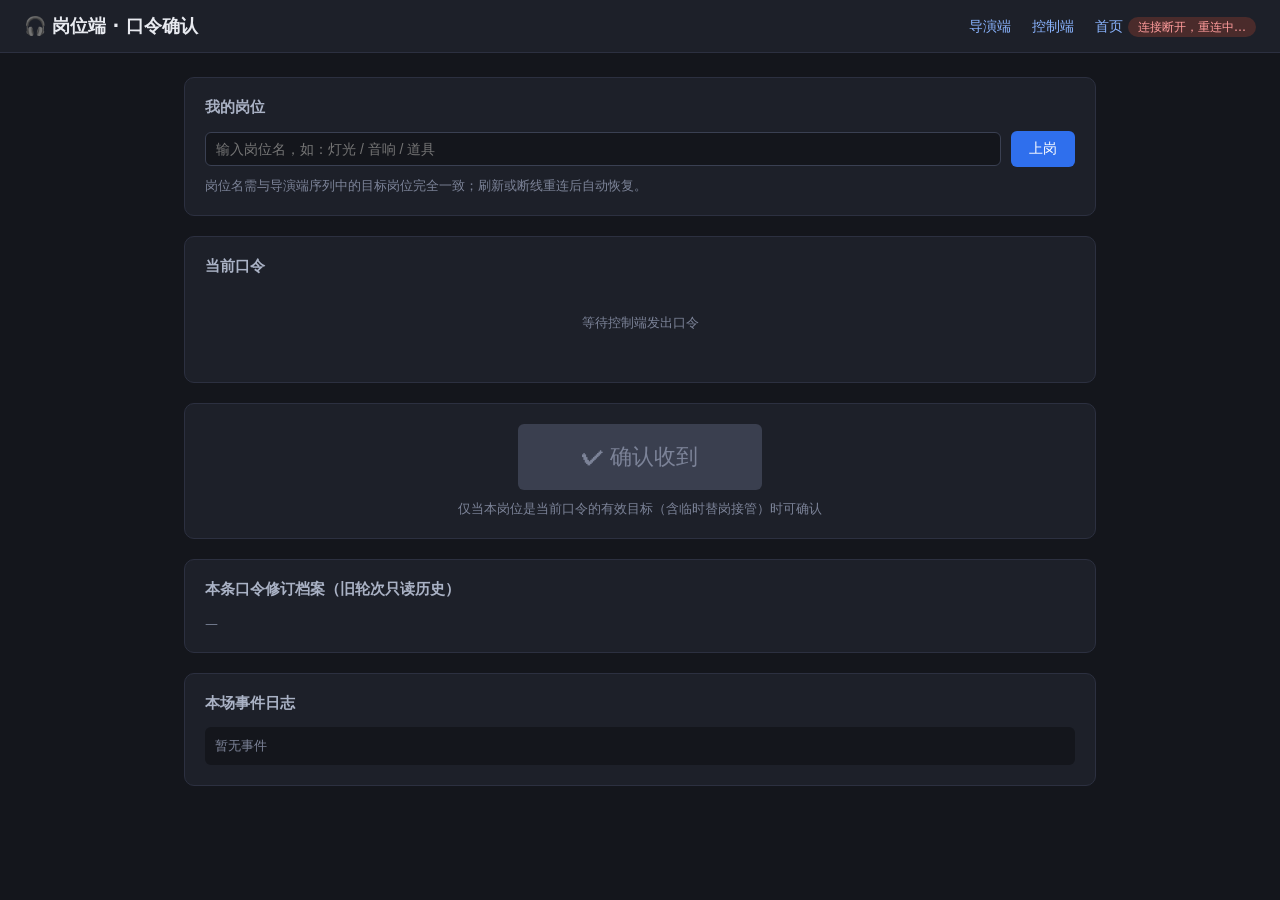
<file: public/position.html>
<!DOCTYPE html>
<html lang="zh-CN">
<head>
  <meta charset="UTF-8">
  <meta name="viewport" content="width=device-width, initial-scale=1.0">
  <title>岗位端 · 口令确认</title>
  <link rel="stylesheet" href="style.css">
</head>
<body>
  <header>
    <h1>🎧 岗位端 · 口令确认</h1>
    <nav>
      <a href="director.html">导演端</a>
      <a href="control.html">控制端</a>
      <a href="index.html">首页</a>
      <span id="conn">未连接</span>
    </nav>
  </header>
  <main>
    <div id="toast"></div>
    <div id="versionBar"></div>

    <div class="card">
      <h2>我的岗位</h2>
      <div class="row">
        <input type="text" id="positionName" placeholder="输入岗位名，如：灯光 / 音响 / 道具">
        <button class="narrow" id="setPosition">上岗</button>
      </div>
      <p class="muted">岗位名需与导演端序列中的目标岗位完全一致；刷新或断线重连后自动恢复。</p>
    </div>

    <div class="status-banner" id="banner"></div>

    <div class="card">
      <h2>当前口令</h2>
      <div id="cueArea"><p class="muted" style="text-align:center;padding:24px">等待控制端发出口令</p></div>
      <div class="countdown" id="countdown"></div>
    </div>

    <div class="card" style="text-align:center">
      <button id="btnConfirm" style="font-size:22px;padding:18px 64px" disabled>✔ 确认收到</button>
      <p class="muted" style="margin-top:10px" id="confirmHint">仅当本岗位是当前口令的有效目标（含临时替岗接管）时可确认</p>
    </div>

    <div class="card">
      <h2>本条口令修订档案（旧轮次只读历史）</h2>
      <div id="attempts"><span class="muted">—</span></div>
    </div>

    <div class="card">
      <h2>本场事件日志</h2>
      <div class="log-box" id="log"><span class="muted">暂无事件</span></div>
    </div>
  </main>

  <script src="common.js"></script>
  <script>
    const connEl = document.getElementById('conn');
    const banner = document.getElementById('banner');
    const cueArea = document.getElementById('cueArea');
    const countdownEl = document.getElementById('countdown');
    const logEl = document.getElementById('log');
    const attemptsEl = document.getElementById('attempts');
    const toast = document.getElementById('toast');
    const versionBar = document.getElementById('versionBar');
    const btnConfirm = document.getElementById('btnConfirm');
    const confirmHint = document.getElementById('confirmHint');
    const positionInput = document.getElementById('positionName');

    let toastTimer = null;
    let countdownTimer = null;
    let myPosition = localStorage.getItem('cuePosition') || '';
    positionInput.value = myPosition;

    function showToast(msg) {
      toast.textContent = msg;
      toast.style.display = 'block';
      clearTimeout(toastTimer);
      toastTimer = setTimeout(() => (toast.style.display = 'none'), 3000);
    }

    document.getElementById('setPosition').onclick = () => {
      const name = positionInput.value.trim();
      if (!name) return showToast('请输入岗位名');
      myPosition = name;
      localStorage.setItem('cuePosition', name);
      client.rehello(); // 重新向服务端登记岗位
      showToast(`已上岗：${name}`);
    };

    let lastState = null;
    btnConfirm.onclick = () => {
      // 必须携带当前快照中的 attemptId；口令被撤回后，旧轮次确认会被服务端拒绝
      if (lastState && lastState.attemptId) {
        client.send({ type: 'confirm', attemptId: lastState.attemptId });
      }
    };

    function render(state) {
      lastState = state;
      const active = state.phase === 'active';
      const paused = active && state.paused;
      const cue = state.currentCue;
      const subs = state.substitutions || {};
      const revision = state.revision || 1;
      // 已发布序列版本与下一场草稿版本（本场始终使用开始时冻结的序列快照，草稿不影响当前口令）
      versionBar.innerHTML = CueClient.renderVersionBar(state);
      // 有效目标含临时替岗：被接管的原岗位不再可确认，替补可确认
      const effTargets = state.effectiveTargets || (cue ? cue.targets : []);
      const targeted = active && cue && myPosition && effTargets.includes(myPosition);
      const myConf = targeted && state.confirmations[myPosition];
      const iTimedOut = targeted && state.timedOut.includes(myPosition);
      // 我作为替补接管了哪个原岗位；我的岗位被哪个替补接管
      const subbedFor = active && cue
        ? Object.keys(subs).find((from) => subs[from].substitute === myPosition)
        : null;
      const replacedBy = active && cue && subs[myPosition] ? subs[myPosition].substitute : null;

      // 横幅（暂停状态最优先：冻结期间各操作均被拒绝；其次是修订重发提示）
      banner.className = 'status-banner';
      if (paused) {
        banner.classList.add('show', 'warn');
        banner.textContent = `⏸ 口令已暂停（剩余 ${Math.ceil((state.remainingMs || 0) / 1000)} 秒）：${state.pauseReason || ''}，等待控制端恢复`;
      } else if (revision > 1) {
        banner.classList.add('show', 'warn');
        banner.textContent = `↩ 口令已撤回并修订重发（当前第 ${revision} 版），请按下方最新口令重新确认`;
      } else if (myConf && myConf.late) {
        banner.classList.add('show', 'warn');
        banner.textContent = '⚠ 已迟到确认（超过确认时限）';
      } else if (myConf) {
        banner.classList.add('show');
        banner.textContent = '✔ 已确认，等待控制端推进';
      } else if (iTimedOut) {
        banner.classList.add('show', 'warn');
        banner.textContent = '⚠ 已超时！请立即确认（将标记为迟到确认）';
      } else if (subbedFor) {
        banner.classList.add('show', 'warn');
        banner.textContent = `⚑ 临时替岗：本岗位已接管「${subbedFor}」的确认任务，请及时确认`;
      } else if (replacedBy) {
        banner.classList.add('show');
        banner.textContent = `本条口令的确认任务已移交「${replacedBy}」，本岗位无需操作`;
      }

      // 口令展示（含当前修订号与撤回原因）
      if (active && cue) {
        const revBadge = revision > 1
          ? `<span class="rev-badge">当前修订：第 ${revision} 版</span>`
          : '<span class="rev-badge rev-initial">第 1 版（原始口令）</span>';
        const head = `<span class="cue-seq">第 ${cue.seq} 条 / 共 ${state.sequence.length} 条</span>${revBadge}`;
        const reasonLine = revision > 1 && state.revisionReason
          ? `<p class="rev-reason">撤回原因：${CueClient.escapeHtml(state.revisionReason)}</p>` : '';
        let note = '';
        if (!targeted) {
          note = replacedBy
            ? `<p class="muted" style="text-align:center">本条口令的确认任务已移交「${CueClient.escapeHtml(replacedBy)}」，本岗位无需操作</p>`
            : '<p class="muted" style="text-align:center">本条口令不涉及本岗位，无需操作</p>';
        } else if (subbedFor) {
          note = `<p class="muted" style="text-align:center">⚑ 本岗位临时接管「${CueClient.escapeHtml(subbedFor)}」的确认任务</p>`;
        }
        cueArea.innerHTML = `<div class="big-cue">${head}${CueClient.escapeHtml(cue.text)}</div>${reasonLine}${note}`;
      } else if (state.phase === 'done') {
        cueArea.innerHTML = '<p class="muted" style="text-align:center;padding:24px">本场演出序列已全部完成</p>';
      } else {
        cueArea.innerHTML = '<p class="muted" style="text-align:center;padding:24px">等待控制端发出口令</p>';
      }

      // 本条口令只读旧轮次历史
      if (active && cue && state.cueHistory && state.cueHistory[cue.id]) {
        const html = CueClient.renderAttempts(state.cueHistory[cue.id], cue);
        attemptsEl.innerHTML = html || '<span class="muted">本条口令尚无被撤回的旧轮次</span>';
      } else {
        attemptsEl.innerHTML = '<span class="muted">—</span>';
      }

      // 确认按钮：仅有效目标（含替补）且未确认时可点；暂停期间禁用
      btnConfirm.disabled = !targeted || !!myConf || paused;
      if (!myPosition) confirmHint.textContent = '请先在上方输入岗位名并上岗';
      else if (!active) confirmHint.textContent = '当前没有进行中的口令';
      else if (paused) confirmHint.textContent = `口令已暂停（${state.pauseReason || ''}），等待控制端恢复后再确认`;
      else if (replacedBy && !targeted) confirmHint.textContent = `本岗位的确认任务已由「${replacedBy}」接管，无需确认`;
      else if (!targeted) confirmHint.textContent = `本岗位「${myPosition}」不是本条口令的目标岗位`;
      else if (myConf) confirmHint.textContent = '已确认，请勿重复操作（重复确认将被标记）';
      else if (subbedFor) confirmHint.textContent = `本岗位已接管「${subbedFor}」的确认任务，请确认收到口令`;
      else confirmHint.textContent = '请确认收到口令';

      logEl.innerHTML = state.log.length
        ? CueClient.renderLog(state.log)
        : '<span class="muted">暂无事件</span>';

      // 倒计时（暂停时冻结显示剩余秒数与原因）
      clearInterval(countdownTimer);
      if (paused) {
        countdownEl.textContent =
          `⏸ 已暂停，剩余 ${Math.ceil((state.remainingMs || 0) / 1000)} 秒（冻结）：${state.pauseReason || ''}`;
      } else if (targeted && !myConf && state.deadline) {
        const offset = state.serverNow - Date.now();
        const tick = () => {
          const remain = Math.max(0, state.deadline - (Date.now() + offset));
          countdownEl.textContent = remain > 0
            ? `确认倒计时：${Math.ceil(remain / 1000)} 秒`
            : '已超时，确认将被标记为迟到';
        };
        tick();
        countdownTimer = setInterval(tick, 500);
      } else {
        countdownEl.textContent = '';
      }
    }

    const client = CueClient.connect({
      role: 'position',
      getPosition: () => myPosition || null,
      onState: render,
      onError: showToast,
      onConnChange(on) {
        connEl.textContent = on ? '已连接' : '连接断开，重连中…';
        connEl.classList.toggle('on', on);
      },
    });
  </script>
</body>
</html>
</file>
<file: public/style.css>
* { box-sizing: border-box; margin: 0; padding: 0; }

body {
  font-family: "PingFang SC", "Microsoft YaHei", system-ui, sans-serif;
  background: #14161c;
  color: #e8eaf0;
  min-height: 100vh;
}

header {
  display: flex;
  align-items: center;
  justify-content: space-between;
  padding: 14px 24px;
  background: #1d2029;
  border-bottom: 1px solid #2c3040;
}
header h1 { font-size: 18px; font-weight: 600; }
header nav a { color: #8ab4ff; text-decoration: none; margin-left: 16px; font-size: 14px; }
header nav a:hover { text-decoration: underline; }

#conn {
  font-size: 12px;
  padding: 3px 10px;
  border-radius: 10px;
  background: #4a2b2b;
  color: #ff9c9c;
}
#conn.on { background: #23402a; color: #8fe3a5; }

main { max-width: 960px; margin: 0 auto; padding: 24px; }
.card {
  background: #1d2029;
  border: 1px solid #2c3040;
  border-radius: 10px;
  padding: 20px;
  margin-bottom: 20px;
}
.card h2 { font-size: 15px; margin-bottom: 14px; color: #aab2c5; font-weight: 600; }

button {
  background: #2f6fed;
  color: #fff;
  border: none;
  border-radius: 6px;
  padding: 9px 18px;
  font-size: 14px;
  cursor: pointer;
}
button:hover:not(:disabled) { background: #3f7df5; }
button:disabled { background: #3a3f4f; color: #7c8398; cursor: not-allowed; }
button.secondary { background: #333948; }
button.secondary:hover:not(:disabled) { background: #404758; }
button.danger { background: #a03a3a; }
button.danger:hover:not(:disabled) { background: #b84545; }
button.mini { padding: 3px 10px; font-size: 12px; border-radius: 10px; margin: 2px 4px 2px 0; }

input[type="text"], input[type="number"], select {
  background: #14161c;
  border: 1px solid #3a4052;
  border-radius: 6px;
  color: #e8eaf0;
  padding: 8px 10px;
  font-size: 14px;
  width: 100%;
}
input:focus, select:focus { outline: none; border-color: #2f6fed; }

.row { display: flex; gap: 10px; align-items: center; margin-bottom: 10px; }
.row > * { flex: 1; }
.row .narrow { flex: 0 0 auto; }

table { width: 100%; border-collapse: collapse; font-size: 14px; }
th, td { text-align: left; padding: 8px 10px; border-bottom: 1px solid #2c3040; }
th { color: #8b93a8; font-weight: 500; font-size: 13px; }
tr.current-row td { background: #24304a; }

.chip {
  display: inline-block;
  padding: 2px 10px;
  border-radius: 10px;
  font-size: 12px;
  margin: 2px 4px 2px 0;
  background: #333948;
  color: #c3c9d8;
}
.chip.ok { background: #23402a; color: #8fe3a5; }
.chip.late { background: #4a3a1e; color: #f0c169; }
.chip.timeout { background: #4a2b2b; color: #ff9c9c; }
.chip.offline { opacity: 0.45; }
.chip.subbed { opacity: 0.45; text-decoration: line-through; }

.substitute-panel {
  margin-top: 12px;
  padding: 12px;
  background: #14161c;
  border: 1px solid #2c3040;
  border-radius: 8px;
}

.big-cue {
  font-size: 34px;
  font-weight: 700;
  text-align: center;
  padding: 36px 16px;
  line-height: 1.4;
}
.cue-seq { color: #8ab4ff; font-size: 18px; display: block; margin-bottom: 8px; }

#toast {
  position: fixed;
  top: 64px;
  left: 50%;
  transform: translateX(-50%);
  background: #a03a3a;
  color: #fff;
  padding: 10px 22px;
  border-radius: 8px;
  font-size: 14px;
  display: none;
  z-index: 99;
  box-shadow: 0 4px 16px rgba(0,0,0,.4);
}

.log-box {
  max-height: 260px;
  overflow-y: auto;
  font-family: "SFMono-Regular", Consolas, monospace;
  font-size: 12px;
  background: #14161c;
  border-radius: 6px;
  padding: 10px;
}
.log-row { display: flex; gap: 10px; padding: 2px 0; color: #9aa3b8; }
.log-row.log-warn { color: #f0c169; }
.log-ts { color: #5d6478; flex: 0 0 auto; }
.log-event { flex: 0 0 96px; color: #8ab4ff; }
.log-row.log-warn .log-event { color: #f0c169; }
.log-detail { word-break: break-all; }

.status-banner {
  text-align: center;
  padding: 10px;
  border-radius: 8px;
  font-size: 14px;
  margin-bottom: 16px;
  background: #23402a;
  color: #8fe3a5;
  display: none;
}
.status-banner.show { display: block; }
.status-banner.warn { background: #4a3a1e; color: #f0c169; }

.countdown { font-size: 15px; color: #f0c169; text-align: center; margin-top: 6px; }
.muted { color: #7c8398; font-size: 13px; }

/* 修订号 / 撤回原因 */
.rev-badge {
  display: inline-block;
  margin-bottom: 10px;
  padding: 3px 14px;
  border-radius: 12px;
  font-size: 13px;
  background: #4a3a1e;
  color: #f0c169;
}
.rev-badge.rev-initial { background: #2c3040; color: #8b93a8; }
.rev-reason {
  text-align: center;
  color: #f0c169;
  font-size: 14px;
  margin-top: 4px;
}

/* 暂停状态 */
.pause-info {
  color: #f0c169;
  font-size: 14px;
  margin-bottom: 10px;
}

/* 指挥权租约 */
.lease-mine {
  color: #8fe3a5;
  font-size: 14px;
  margin-bottom: 10px;
}
#leaseRemain { color: #f0c169; font-weight: 600; }

/* 只读历史轮次 */
.attempt-row {
  background: #14161c;
  border: 1px solid #2c3040;
  border-left: 3px solid #3a4052;
  border-radius: 8px;
  padding: 12px 14px;
  margin-bottom: 10px;
}
.attempt-row.recalled { border-left-color: #a03a3a; }
.attempt-row.completed { border-left-color: #2f6f4a; }
.attempt-head { display: flex; gap: 10px; align-items: center; margin-bottom: 6px; }
.attempt-text { font-size: 14px; margin-bottom: 6px; color: #c3c9d8; }
.attempt-reason { font-size: 13px; color: #f0c169; margin-bottom: 6px; }
.attempt-sub { font-size: 12px; color: #9aa3b8; margin-top: 6px; }
.attempt-chips .chip { margin-bottom: 4px; }
.home-links { display: grid; gap: 16px; grid-template-columns: repeat(auto-fit, minmax(220px, 1fr)); }
.home-links a {
  display: block;
  background: #1d2029;
  border: 1px solid #2c3040;
  border-radius: 10px;
  padding: 28px 20px;
  color: #e8eaf0;
  text-decoration: none;
  text-align: center;
}
.home-links a:hover { border-color: #2f6fed; }
.home-links a b { display: block; font-size: 18px; margin-bottom: 8px; }
.home-links a span { color: #8b93a8; font-size: 13px; }

/* 已发布版本 / 草稿版本状态条（各端统一） */
.version-bar { display: flex; flex-wrap: wrap; gap: 8px; margin-bottom: 16px; }
.vchip {
  display: inline-block;
  padding: 4px 12px;
  border-radius: 12px;
  font-size: 12px;
  border: 1px solid #2c3040;
}
.vchip-pub { background: #23402a; color: #8fe3a5; border-color: #2f6f4a; }
.vchip-draft { background: #1e3350; color: #9cc2ff; border-color: #2f5f9f; }
.vchip-none { background: #1d2029; color: #7c8398; }
.vchip-warn { background: #4a3a1e; color: #f0c169; border-color: #7a5f2e; }

/* 下一场草稿卡片 */
.draft-status { margin-bottom: 10px; font-size: 13px; }
.draft-status .muted { line-height: 1.6; }
.draft-conflict-banner {
  display: none;
  background: #4a3a1e;
  color: #f0c169;
  border-radius: 6px;
  padding: 8px 12px;
  font-size: 13px;
  margin-bottom: 10px;
}
.draft-conflict-banner.show { display: block; }

/* 控制端重置选择弹窗 */
.modal-mask {
  position: fixed;
  inset: 0;
  background: rgba(0,0,0,.55);
  display: flex;
  align-items: center;
  justify-content: center;
  z-index: 200;
}
.modal-box {
  background: #1d2029;
  border: 1px solid #3a4052;
  border-radius: 10px;
  padding: 22px;
  width: min(560px, calc(100vw - 40px));
}
.modal-box h3 { font-size: 16px; margin-bottom: 12px; color: #e8eaf0; }
.modal-box .modal-detail {
  background: #14161c;
  border-radius: 6px;
  padding: 10px 12px;
  font-size: 13px;
  color: #9aa3b8;
  margin-bottom: 14px;
  max-height: 200px;
  overflow-y: auto;
}
.modal-box .modal-detail .chip { margin-top: 3px; }
.modal-actions { display: flex; gap: 10px; justify-content: flex-end; flex-wrap: wrap; }

/* 演出复盘（/replay.html，只读） */
.replay-layout { display: grid; gap: 20px; }
.replay-meta { display: flex; flex-wrap: wrap; gap: 8px 18px; font-size: 13px; color: #9aa3b8; }
.replay-meta b { color: #c3c9d8; font-weight: 600; }
.replay-warn {
  display: none;
  background: #4a3a1e;
  color: #f0c169;
  border: 1px solid #7a5f2e;
  border-radius: 8px;
  padding: 10px 14px;
  font-size: 13px;
  margin-bottom: 16px;
  line-height: 1.7;
}
.replay-warn.show { display: block; }
.replay-warn .badline {
  display: block;
  font-family: "SFMono-Regular", Consolas, monospace;
  background: #14161c;
  border-radius: 4px;
  padding: 2px 8px;
  margin: 3px 0;
  word-break: break-all;
}
.replay-filters { display: flex; gap: 10px; align-items: center; flex-wrap: wrap; }
.replay-filters select { width: auto; flex: 0 1 240px; }
.replay-filters label { font-size: 13px; color: #8b93a8; }

/* 可拖动时间轴 */
.timeline-wrap { padding: 6px 4px 2px; }
.timeline {
  position: relative;
  height: 64px;
  background: #14161c;
  border: 1px solid #2c3040;
  border-radius: 8px;
  cursor: pointer;
  user-select: none;
  touch-action: none;
  overflow: hidden;
}
.timeline .cue-band {
  position: absolute;
  top: 6px;
  bottom: 22px;
  border-left: 1px solid #3a4052;
  border-right: 1px solid #3a4052;
  background: rgba(47, 111, 237, 0.10);
  font-size: 11px;
  color: #8ab4ff;
  padding: 3px 6px;
  overflow: hidden;
  white-space: nowrap;
  text-overflow: ellipsis;
}
.timeline .cue-band.even { background: rgba(139, 180, 255, 0.07); }
.timeline .marker {
  position: absolute;
  bottom: 6px;
  width: 4px;
  height: 9px;
  border-radius: 2px;
  transform: translateX(-2px);
}
.timeline .playhead {
  position: absolute;
  top: 0;
  bottom: 0;
  width: 2px;
  background: #f0c169;
  pointer-events: none;
}
.timeline .playhead::after {
  content: '';
  position: absolute;
  top: 0;
  left: -5px;
  border: 6px solid transparent;
  border-top-color: #f0c169;
}
.timeline-scale { display: flex; justify-content: space-between; font-size: 11px; color: #5d6478; margin-top: 4px; }

.transport { display: flex; gap: 8px; align-items: center; flex-wrap: wrap; margin-top: 14px; }
.transport .time-readout {
  font-family: "SFMono-Regular", Consolas, monospace;
  font-size: 14px;
  color: #c3c9d8;
  flex: 1;
  text-align: right;
  white-space: nowrap;
}
.speed-btn[aria-pressed="true"] { background: #2f6fed; color: #fff; }
.speed-btn { background: #333948; }

.replay-state-grid { display: grid; grid-template-columns: 1fr 1fr; gap: 16px; }
@media (max-width: 760px) { .replay-state-grid { grid-template-columns: 1fr; } }
.replay-chips-line { margin-top: 8px; line-height: 2; }
.replay-event-list {
  max-height: 360px;
  overflow-y: auto;
  font-family: "SFMono-Regular", Consolas, monospace;
  font-size: 12px;
  background: #14161c;
  border-radius: 6px;
  padding: 8px;
}
.replay-event-row {
  display: flex;
  gap: 10px;
  padding: 3px 6px;
  border-radius: 4px;
  color: #5d6478;
  cursor: pointer;
}
.replay-event-row:hover { background: #20242f; }
.replay-event-row.applied { color: #c3c9d8; }
.replay-event-row.applied .replay-event-name { color: #8ab4ff; }
.replay-event-row.is-warn.applied { color: #f0c169; }
.replay-event-row.is-warn.applied .replay-event-name { color: #f0c169; }
.replay-event-row .replay-event-t { color: inherit; opacity: 0.7; flex: 0 0 78px; }
.replay-event-name { flex: 0 0 128px; }
.replay-event-detail { word-break: break-all; }
.replay-cue-sub { font-size: 12px; color: #9aa3b8; text-decoration: line-through; }
.replay-phase-idle { color: #8b93a8; }
.replay-phase-active { color: #8ab4ff; }
.replay-phase-done { color: #8fe3a5; }
.replay-kbd { font-size: 12px; color: #5d6478; }
.bad-warn-chip { background: #4a3a1e; color: #f0c169; }

/* 场次对比（/compare.html，只读） */
.compare-main { max-width: 1200px; }
.compare-pickers { display: grid; grid-template-columns: 1fr 1fr; gap: 16px; }
.compare-pickers label.compare-label { display: block; font-size: 13px; color: #8b93a8; margin-bottom: 6px; }
.compare-pickers select { width: 100%; }
.compare-open-replay { display: inline-block; margin-top: 6px; font-size: 12px; color: #8ab4ff; text-decoration: none; }
.compare-open-replay:hover { text-decoration: underline; }

.compare-session-meta { display: grid; gap: 4px; font-size: 13px; color: #9aa3b8; margin-bottom: 10px; }
.compare-session-meta b { color: #c3c9d8; }
.compare-legend { display: flex; flex-wrap: wrap; gap: 14px; align-items: center; font-size: 13px; color: #9aa3b8; margin-bottom: 6px; }
.compare-legend .lg { display: inline-block; width: 12px; height: 12px; border-radius: 3px; margin-right: 5px; vertical-align: -1px; }
.lg-match { background: #2c3040; border: 1px solid #3a4052; }
.lg-added { background: #1e3a2a; border: 1px solid #2f6f4a; }
.lg-deleted { background: #4a2b2b; border: 1px solid #7a3a3a; }

.compare-table-wrap { overflow-x: auto; border: 1px solid #2c3040; border-radius: 8px; }
.compare-table { width: 100%; border-collapse: collapse; table-layout: fixed; font-size: 13px; }
.compare-table th, .compare-table td { padding: 10px 12px; border-bottom: 1px solid #2c3040; vertical-align: middle; }
.compare-table th { background: #1a1d26; position: sticky; top: 0; }
.cmp-cue-col { width: 31%; }
.cmp-metric-col { width: 16%; }
.cmp-diff-col { width: 6%; min-width: 96px; }

.cmp-row.match .cmp-cue { background: rgba(47,111,237,0.05); }
.cmp-row.added { background: rgba(47,111,74,0.08); }
.cmp-row.deleted { background: rgba(160,58,58,0.08); }
.cmp-row.added .cmp-cue.right { box-shadow: inset 3px 0 0 #2f6f4a; }
.cmp-row.deleted .cmp-cue.left { box-shadow: inset 3px 0 0 #a03a3a; }
.cmp-cue.none { text-align: center; }

.cmp-cue-link {
  display: block;
  color: #e8eaf0;
  text-decoration: none;
  line-height: 1.6;
  border-radius: 6px;
  padding: 4px 6px;
}
.cmp-cue-link:hover { background: #24304a; }
.cmp-cue-text { font-weight: 600; }
.cmp-cue-final { display: block; font-size: 12px; color: #f0c169; }
.cmp-cue-targets { display: block; font-size: 12px; color: #8b93a8; }

/* 指标列：标签 + 值逐行对齐 */
.cmp-metrics, .cmp-deltas { display: grid; gap: 2px; }
.mline { display: flex; gap: 8px; align-items: baseline; min-height: 20px; }
.mlabel { flex: 0 0 58px; font-size: 12px; color: #5d6478; }
.mval { font-family: "SFMono-Regular", Consolas, monospace; font-size: 13px; color: #c3c9d8; }
.mval.warn { color: #f0c169; }
.mdiff { font-family: "SFMono-Regular", Consolas, monospace; font-size: 13px; margin-left: auto; }
.mdiff.zero { color: #5d6478; }
.mdiff.neutral { color: #f0c169; }
.mdiff.bad { color: #ff9c9c; }
.mdiff.good { color: #8fe3a5; }
.mdiff.empty { color: #3a3f4f; }
.cmp-tag {
  display: inline-block;
  padding: 2px 10px;
  border-radius: 10px;
  font-size: 12px;
}
.tag-added { background: #23402a; color: #8fe3a5; }
.tag-deleted { background: #4a2b2b; color: #ff9c9c; }

@media (max-width: 860px) {
  .compare-pickers { grid-template-columns: 1fr; }
  .compare-table { table-layout: auto; }
}

/* 可验证复盘归档（/archive.html，只读） */
.archive-meta { display: flex; flex-wrap: wrap; gap: 8px 18px; font-size: 13px; color: #9aa3b8; margin-top: 10px; }
.archive-meta b { color: #c3c9d8; font-weight: 600; }
.archive-result {
  border-radius: 8px;
  padding: 12px 16px;
  font-size: 13px;
  line-height: 1.8;
}
.archive-result.ok { background: #1e3a2a; border: 1px solid #2f6f4a; color: #c9e8d4; }
.archive-result.fail { background: #4a2b2b; border: 1px solid #7a3a3a; color: #f0c9c9; }
.archive-result-head { font-size: 14px; font-weight: 600; margin-bottom: 6px; }
.archive-result.ok .archive-result-head { color: #8fe3a5; }
.archive-result.fail .archive-result-head { color: #ff9c9c; }
.archive-fail-msg { color: #ffd9d9; }
.archive-fail-loc { color: #e8b8b8; }
.archive-fail-loc code, .archive-digest code {
  font-family: "SFMono-Regular", Consolas, monospace;
  background: #14161c;
  border-radius: 4px;
  padding: 1px 6px;
}
.archive-digest {
  margin-top: 8px;
  font-size: 12px;
  word-break: break-all;
}


/* 复盘批注簿（/annotations.html 与 /replay.html 内卡片，只读 · IndexedDB 本地存储） */
.ann-main { max-width: 1080px; }
.ann-prefill {
  background: #1c2740;
  border: 1px solid #2f4a7a;
  border-radius: 8px;
  padding: 8px 12px;
  margin-bottom: 12px;
  font-size: 13px;
  color: #c3c9d8;
  line-height: 1.7;
}
.ann-form textarea {
  background: #14161c;
  border: 1px solid #3a4052;
  border-radius: 6px;
  color: #e8eaf0;
  padding: 8px 10px;
  font-size: 14px;
  width: 100%;
  resize: vertical;
  font-family: inherit;
}
.ann-label { display: block; font-size: 13px; color: #8b93a8; margin: 10px 0 5px; }
.ann-range-row { display: grid; grid-template-columns: 1fr 1fr; gap: 12px; }
.ann-range-row select { width: 100%; height: 132px; font-size: 12px; }
.ann-msg { font-size: 13px; color: #8b93a8; }
.ann-msg.ok { color: #8fe3a5; }
.ann-msg.err { color: #ff9c9c; }
.ann-msg.warn { color: #f0c169; }

.ann-filters { display: flex; gap: 10px; align-items: center; flex-wrap: wrap; }
.ann-filters select { width: auto; flex: 0 1 260px; }
.ann-filters label { font-size: 13px; color: #8b93a8; }
.ann-inline { display: inline-flex; align-items: center; gap: 4px; white-space: nowrap; }
.ann-inline input { width: auto; }

.ann-list { margin-top: 14px; display: grid; gap: 12px; }
.ann-row {
  background: #14161c;
  border: 1px solid #2c3040;
  border-left: 3px solid #4caf7d;
  border-radius: 8px;
  padding: 12px 14px;
}
.ann-row.is-invalid { border-left-color: #ff7676; opacity: 0.92; }
.ann-row-head { display: flex; gap: 10px; align-items: center; flex-wrap: wrap; }
.ann-session { font-size: 12px; color: #9aa3b8; flex: 1; min-width: 200px; }
.ann-jump { font-size: 13px; color: #8ab4ff; text-decoration: none; white-space: nowrap; }
.ann-jump:hover { text-decoration: underline; }
.ann-jump.disabled { color: #ff9c9c; cursor: not-allowed; }
.ann-del { flex: 0 0 auto; }
.ann-range { margin-top: 8px; font-family: "SFMono-Regular", Consolas, monospace; font-size: 12px; color: #9aa3b8; }
.ann-text { margin-top: 8px; font-size: 14px; line-height: 1.7; white-space: pre-wrap; word-break: break-word; }
.ann-tags { margin-top: 6px; }
.ann-foot { margin-top: 8px; display: flex; gap: 14px; flex-wrap: wrap; font-size: 12px; }
.ann-foot code { color: #5d6478; }
.ann-anchor-event { font-family: "SFMono-Regular", Consolas, monospace; }
.ann-badge {
  display: inline-block;
  padding: 2px 10px;
  border-radius: 10px;
  font-size: 12px;
  white-space: nowrap;
}
.ann-badge.valid { background: #23402a; color: #8fe3a5; }
.ann-badge.invalid { background: #4a2b2b; color: #ff9c9c; }
.ann-badge.conflict { background: #4a3a1e; color: #f0c169; }
.ann-invalid-line { margin-top: 6px; font-size: 12px; color: #ff9c9c; line-height: 1.6; }
.ann-conflict-line { margin-top: 6px; font-size: 12px; color: #f0c169; line-height: 1.6; }
.ann-empty { padding: 24px 0; text-align: center; }

/* 复盘时间轴上的批注区间带：衬于口令条带与事件标记之下，不遮挡拖动与标记点击 */
.timeline .ann-band {
  position: absolute;
  top: 6px;
  bottom: 22px;
  border-radius: 3px;
  z-index: 0;
  cursor: pointer;
}
.timeline .ann-band.valid {
  background: rgba(76, 175, 125, 0.22);
  border-top: 2px solid #4caf7d;
  border-bottom: 2px solid #4caf7d;
}
.timeline .ann-band.invalid {
  background: rgba(255, 118, 118, 0.12);
  border-top: 2px dashed #ff7676;
  border-bottom: 2px dashed #ff7676;
  cursor: not-allowed;
}

/* 复盘页内的批注迷你列表 */
.ann-mini-list { margin-top: 12px; display: grid; gap: 8px; }
.ann-mini-row {
  background: #14161c;
  border: 1px solid #2c3040;
  border-left: 3px solid #4caf7d;
  border-radius: 8px;
  padding: 8px 12px;
  font-size: 13px;
  line-height: 1.7;
}
.ann-mini-row.is-invalid { border-left-color: #ff7676; }
.ann-mini-head { display: flex; gap: 12px; align-items: center; flex-wrap: wrap; font-size: 12px; }
.ann-mini-jump { color: #8ab4ff; text-decoration: none; white-space: nowrap; }
.ann-mini-jump:hover { text-decoration: underline; }
.ann-mini-jump.disabled { color: #ff9c9c; cursor: not-allowed; }

/* ======================================================================= */
/* 复盘播放清单（批注簿内编辑卡片 + playlist.html 连续回放页）              */
/* ======================================================================= */
.inline-check { display: inline-flex; align-items: center; }
.inline-check input { width: auto; margin: 0; }
.ann-row-pl { flex: 0 0 auto; }
.ann-row-pl.is-off { opacity: 0.4; }

.pl-layout { display: grid; grid-template-columns: 1fr 1fr; gap: 16px; margin-top: 14px; }
@media (max-width: 860px) { .pl-layout { grid-template-columns: 1fr; } }
.pl-col { display: flex; flex-direction: column; min-width: 0; }
.pl-col-head { display: flex; justify-content: space-between; align-items: baseline; margin-bottom: 8px; font-size: 14px; }

.pl-cand-list, .pl-items {
  display: grid;
  gap: 6px;
  max-height: 380px;
  overflow-y: auto;
  border: 1px solid #2c3040;
  border-radius: 8px;
  background: #14161c;
  padding: 8px;
}
.pl-cand-row {
  display: grid;
  grid-template-columns: auto 1fr;
  grid-template-areas:
    "check session"
    "check range"
    "check text";
  column-gap: 8px;
  padding: 6px 8px;
  border-radius: 6px;
  font-size: 12.5px;
  line-height: 1.6;
  cursor: pointer;
}
.pl-cand-row:hover { background: #20242f; }
.pl-cand-row.in { background: #1c2a1f; }
.pl-cand-row input { grid-area: check; width: auto; margin-top: 3px; }
.pl-cand-session { grid-area: session; color: #9aa3b8; font-size: 11.5px; }
.pl-cand-range { grid-area: range; font-family: "SFMono-Regular", Consolas, monospace; color: #8ab4ff; }
.pl-cand-text { grid-area: text; color: #c3c9d8; word-break: break-word; }

.pl-item-row {
  display: flex;
  align-items: center;
  gap: 8px;
  padding: 6px 8px;
  border: 1px solid #2c3040;
  border-radius: 6px;
  background: #171a22;
  font-size: 12.5px;
  line-height: 1.5;
}
.pl-item-row.is-missing { opacity: 0.6; border-style: dashed; }
.pl-grip { cursor: grab; color: #5d6478; font-size: 15px; flex: 0 0 auto; user-select: none; }
.pl-grip:active { cursor: grabbing; }
.pl-idx { flex: 0 0 22px; text-align: center; color: #8ab4ff; font-weight: 600; }
.pl-item-row.dragging { opacity: 0.45; border-color: #2f6fed; }
.pl-item-row.drop-before { box-shadow: inset 0 2px 0 #f0c169; }
.pl-item-row.drop-after { box-shadow: inset 0 -2px 0 #f0c169; }
.pl-item-session { flex: 0 1 220px; color: #9aa3b8; font-size: 11.5px; overflow: hidden; text-overflow: ellipsis; white-space: nowrap; }
.pl-item-row .pl-cand-range { flex: 0 0 auto; }
.pl-item-row .pl-cand-text { flex: 1 1 auto; color: #c3c9d8; overflow: hidden; text-overflow: ellipsis; white-space: nowrap; }
.pl-item-ops { flex: 0 0 auto; display: inline-flex; gap: 4px; }
.pl-item-missing { color: #ff9c9c; flex: 1 1 auto; }

/* 播放页 */
.pl-main { max-width: 1120px; }
.pl-skipped {
  margin-top: 12px;
  border: 1px solid #6b3a3a;
  background: #241a1c;
  border-radius: 8px;
  padding: 10px 12px;
}
.pl-skipped-head { color: #ff9c9c; font-size: 13px; margin-bottom: 6px; }
.pl-skipped-row {
  display: flex; gap: 10px; align-items: baseline; flex-wrap: wrap;
  font-size: 12.5px; padding: 5px 0; border-top: 1px dashed #4a3333;
}
.pl-skipped-row:first-of-type { border-top: none; }
.pl-skip-reason { color: #ff9c9c; flex-basis: 100%; font-size: 12px; }

.pl-seg-context { margin: 10px 0 4px; font-size: 13px; line-height: 1.8; }
.pl-ctx-line { display: flex; gap: 10px; align-items: center; flex-wrap: wrap; }
.pl-ctx-no { color: #fff; border-radius: 4px; padding: 2px 8px; font-size: 12px; }
.pl-ctx-jump { margin-left: auto; color: #8ab4ff; text-decoration: none; font-size: 12.5px; }
.pl-ctx-text { margin-top: 4px; }

/* 虚拟时间轴段带 */
.pl-timeline { height: 74px; }
.pl-seg-band {
  position: absolute;
  top: 6px;
  bottom: 22px;
  border-top: 2px solid #2f6fed;
  border-radius: 2px;
  z-index: 0;
  cursor: pointer;
  min-width: 2px;
}
.pl-boundary {
  position: absolute;
  top: 0;
  bottom: 0;
  width: 0;
  border-left: 2px dashed #f0c169;
  z-index: 1;
  pointer-events: none;
}
.pl-seg-list { display: grid; gap: 6px; margin-top: 10px; max-height: 320px; overflow-y: auto; }
.pl-seg-row {
  display: flex; gap: 10px; align-items: flex-start;
  border: 1px solid #2c3040; border-radius: 8px; padding: 8px 10px;
  background: #14161c; cursor: pointer; font-size: 12.5px; line-height: 1.7;
}
.pl-seg-row:hover { background: #20242f; }
.pl-seg-row.active { border-color: #f0c169; background: #242219; }
.pl-seg-no { flex: 0 0 20px; height: 20px; border-radius: 50%; background: #2c3040; color: #c3c9d8; text-align: center; line-height: 20px; font-size: 11px; }
.pl-seg-color { flex: 0 0 4px; align-self: stretch; border-radius: 2px; }
.pl-seg-main { flex: 1 1 auto; display: grid; gap: 2px; min-width: 0; }
.pl-seg-session { color: #9aa3b8; font-size: 11.5px; }
.pl-seg-open { flex: 0 0 auto; color: #8ab4ff; text-decoration: none; font-size: 12px; white-space: nowrap; }

/* ======================================================================= */
/* 确认延迟诊断（/latency.html，只读）                                     */
/* ======================================================================= */
.lat-main { max-width: 1080px; }
.lat-picker-row { display: flex; align-items: center; gap: 12px; }
.lat-picker-row select { flex: 1 1 auto; }

.lat-summary-chips { margin-top: 10px; line-height: 2; }
.lat-session-head {
  display: flex; flex-wrap: wrap; gap: 6px 16px; align-items: baseline;
  font-size: 13px; color: #9aa3b8;
}
.lat-session-head b { color: #e8eaf0; font-size: 14px; }
.lat-session-head a { color: #8ab4ff; text-decoration: none; font-size: 12.5px; }
.lat-session-head a:hover { text-decoration: underline; }

.lat-cue { padding: 16px 20px; }
.lat-cue-head { display: flex; flex-wrap: wrap; gap: 8px 14px; align-items: center; justify-content: space-between; }
.lat-cue-head h2 { font-size: 15px; margin: 0; color: #e8eaf0; display: flex; align-items: center; gap: 8px; }
.lat-cue-targets { margin: 6px 0 12px; }

.lat-round {
  background: #14161c;
  border: 1px solid #2c3040;
  border-left: 3px solid #2f6f4a;
  border-radius: 8px;
  padding: 12px 14px;
  margin: 10px 0;
}
.lat-round.is-recalled { border-left-color: #a03a3a; }
.lat-round-head { display: flex; flex-wrap: wrap; gap: 8px; align-items: center; }
.lat-round-head .rev-badge { margin-bottom: 0; }
.lat-round-meta { margin-left: auto; display: inline-flex; flex-wrap: wrap; gap: 8px; align-items: center; }
.lat-round-text { font-size: 14px; color: #c3c9d8; margin: 8px 0 10px; }

/* 瀑布图：左标签列 + 右相对定位图区（两列行高严格一致） */
.lat-chart {
  display: grid;
  grid-template-columns: 132px 1fr 250px;
  column-gap: 10px;
  align-items: center;
}
.lat-row {
  display: contents;
}
.lat-lab {
  font-size: 12.5px;
  color: #c3c9d8;
  text-align: right;
  line-height: 1.3;
  height: var(--row-h, 30px);
  display: flex;
  align-items: center;
  justify-content: flex-end;
}
.lat-sub-origin { color: #9aa3b8; text-decoration: line-through; font-weight: 400; }
.lat-sub-arrow { color: #c084fc; }
.lat-track {
  position: relative;
  height: var(--row-h, 30px);
  background: #0f1117;
  border: 1px solid #23262f;
  border-radius: 6px;
}
.lat-seg {
  position: absolute;
  top: 7px;
  bottom: 7px;
  border-radius: 3px;
  min-width: 1px;
}
.lat-seg.active { background: #4caf7d; }
.lat-seg.active.st-late { background: #f0c169; }
.lat-seg.active.st-timeout { background: #ff7676; }
.lat-seg.active.st-pending { background: #4a4f5e; }
.lat-seg.pause {
  background: repeating-linear-gradient(45deg, rgba(240,193,105,0.28) 0 4px, rgba(15,17,23,0.9) 4px 8px);
  border-left: 1px dashed rgba(240,193,105,0.7);
  border-right: 1px dashed rgba(240,193,105,0.7);
  border-radius: 0;
}
.lat-row.is-dim .lat-lab,
.lat-row.is-dim .lat-track,
.lat-row.is-dim .lat-val { opacity: 0.32; }

.lat-mark {
  position: absolute;
  top: 50%;
  transform: translate(-50%, -50%);
  font-size: 13px;
  text-decoration: none;
  z-index: 2;
  line-height: 1;
}
.lat-mark.mk-timeout { color: #ff7676; font-size: 12px; }
.lat-mark.mk-sub { color: #c084fc; font-size: 13px; }
.lat-mark.mk-dup { color: #7c8398; font-size: 10px; top: 6px; transform: translateX(-50%); }

.lat-val {
  font-size: 12.5px;
  height: var(--row-h, 30px);
  display: flex;
  flex-direction: column;
  justify-content: center;
  gap: 2px;
}
.lat-val b { font-family: "SFMono-Regular", Consolas, monospace; color: #e8eaf0; }
.lat-val-sub { font-size: 11px; color: #9aa3b8; }
.lat-val-sub.muted { color: #5d6478; }

.lat-pause-lab { height: 18px; font-size: 11px; }
.lat-pause-track {
  position: relative;
  height: 18px;
  background: #0f1117;
  border: 1px dashed #3a3522;
  border-radius: 4px;
  margin-bottom: 4px;
}
.lat-pause-band {
  position: absolute;
  top: 0;
  bottom: 0;
  min-width: 2px;
  background: rgba(240,193,105,0.35);
  border-left: 1px solid #f0c169;
  border-right: 1px solid #f0c169;
}

.lat-scale-lab { height: 16px; }
.lat-scale {
  position: relative;
  height: 16px;
  margin-top: 4px;
  font-size: 10.5px;
  color: #5d6478;
  font-family: "SFMono-Regular", Consolas, monospace;
}
.lat-scale span {
  position: absolute;
  transform: translateX(-50%);
  white-space: nowrap;
}
.lat-scale span:first-child { transform: translateX(0); }
.lat-scale span:last-child { transform: translateX(-100%); }
.lat-deadline {
  position: absolute;
  top: 22px; /* 跳过暂停道，横贯各岗位行 */
  bottom: 20px;
  width: 0;
  border-left: 2px dashed #ff9c9c;
  z-index: 1;
  pointer-events: none;
}

.lat-rejects { margin-top: 8px; display: flex; flex-wrap: wrap; gap: 4px; }
a.chip.lat-reject {
  text-decoration: none;
  background: #4a2b2b;
  color: #ffb0b0;
}
a.chip.lat-reject:hover { background: #5d3434; }

@media (max-width: 860px) {
  .lat-chart { grid-template-columns: 92px 1fr; }
  .lat-val { grid-column: 1 / -1; height: auto; flex-direction: row; flex-wrap: wrap; align-items: center; margin-top: 2px; }
  .lat-round-meta { margin-left: 0; }
}
</file>
